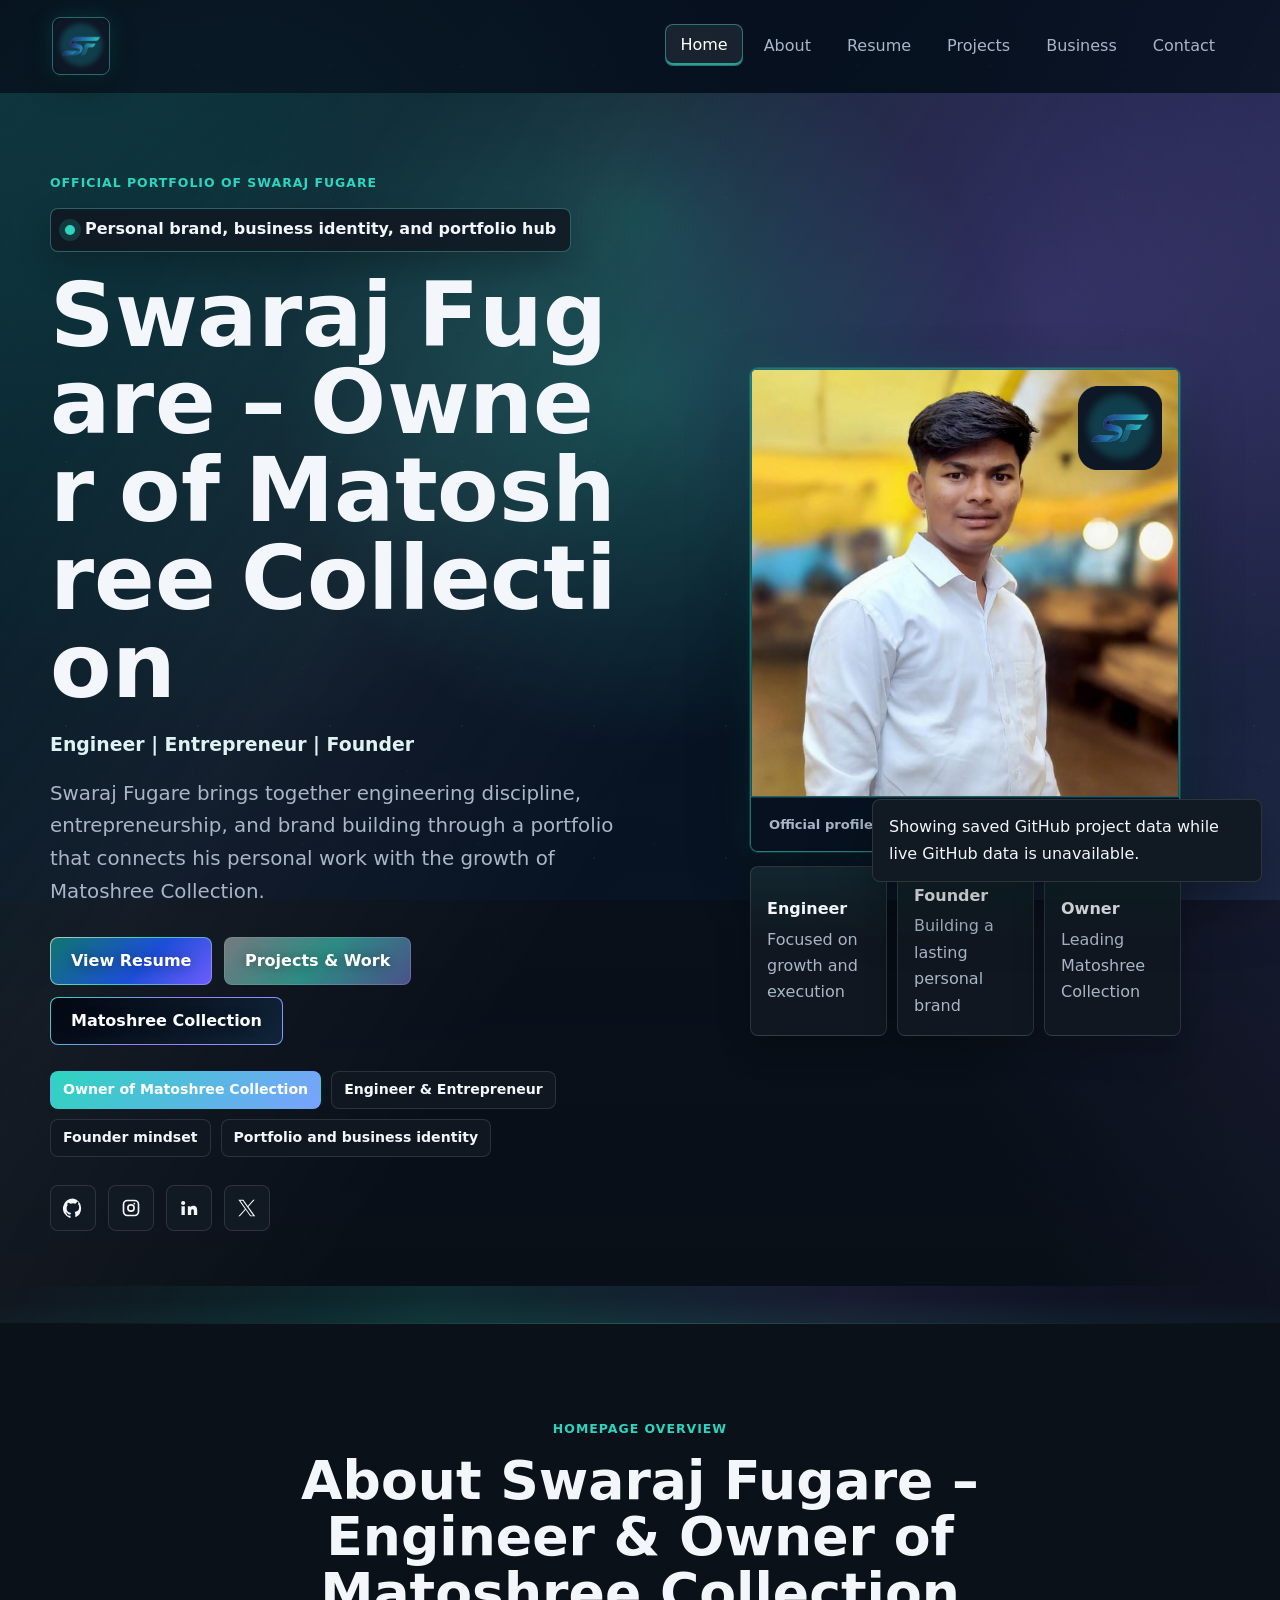
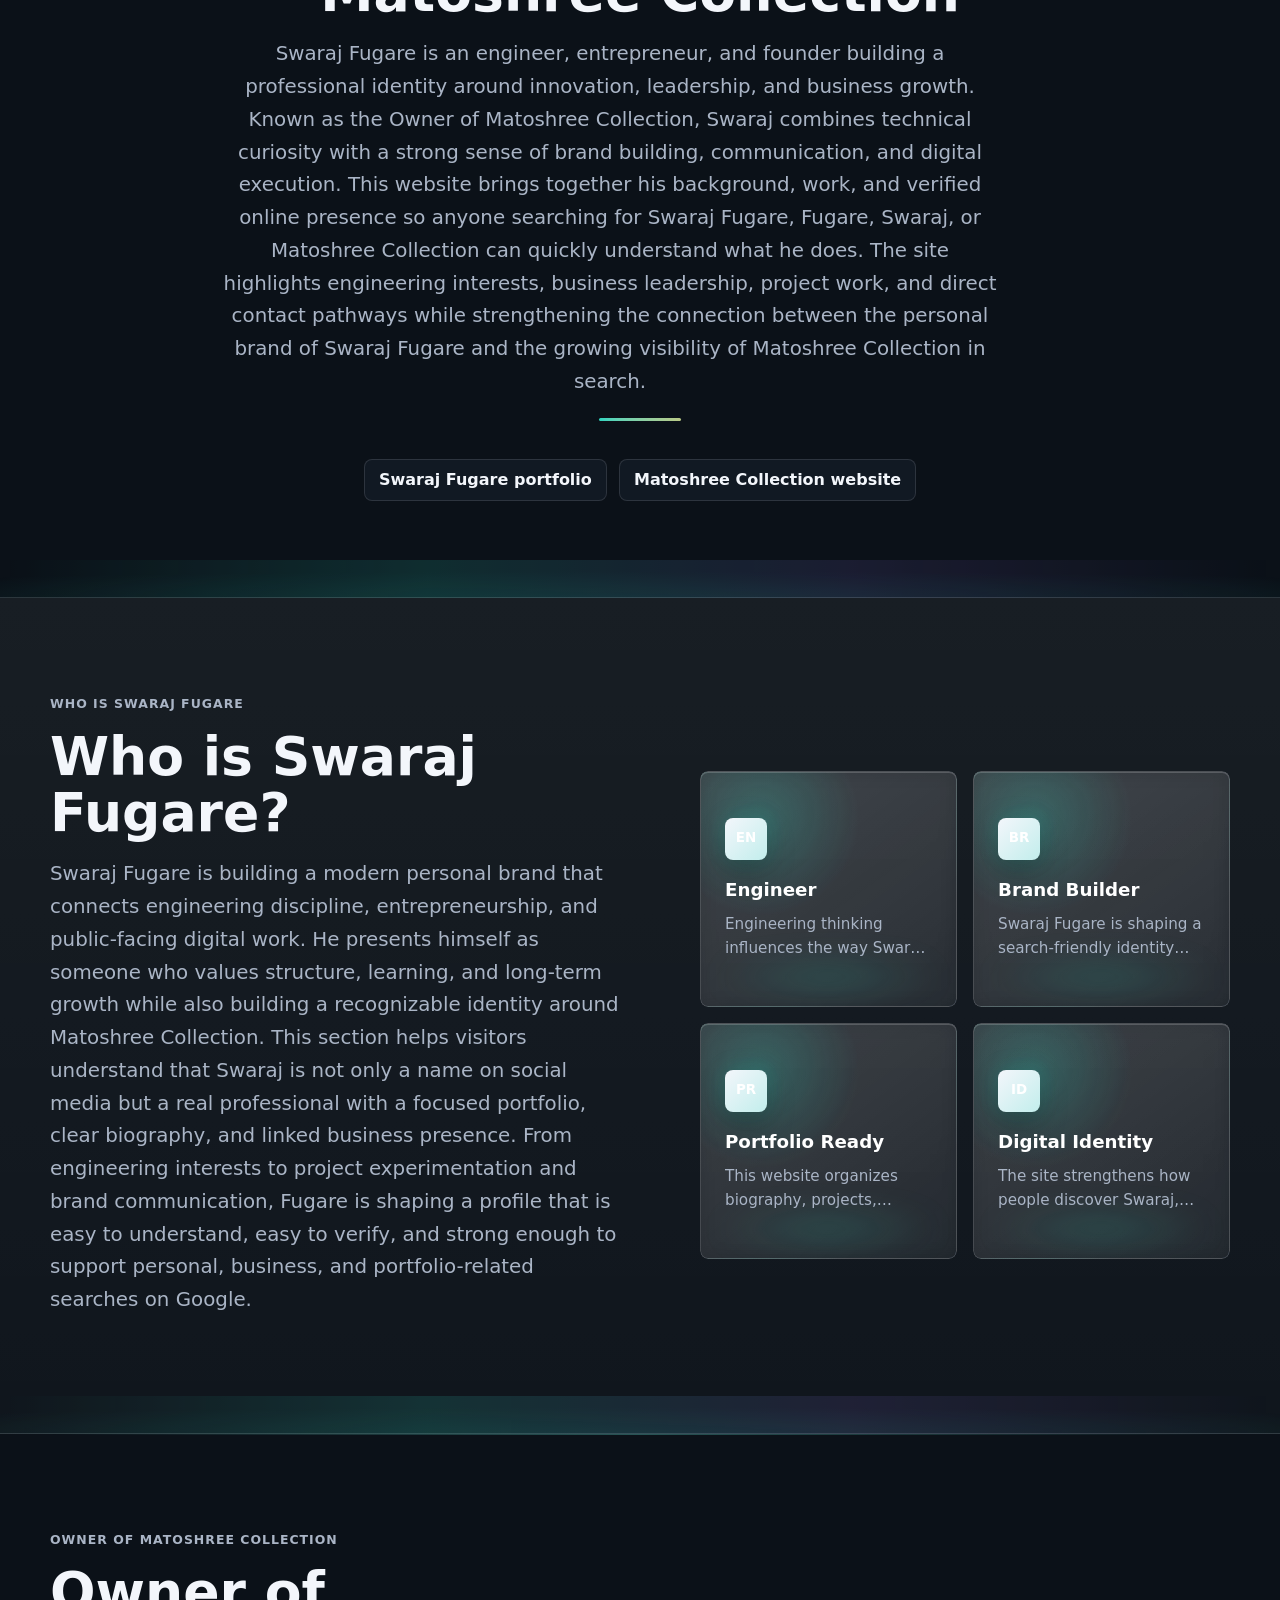
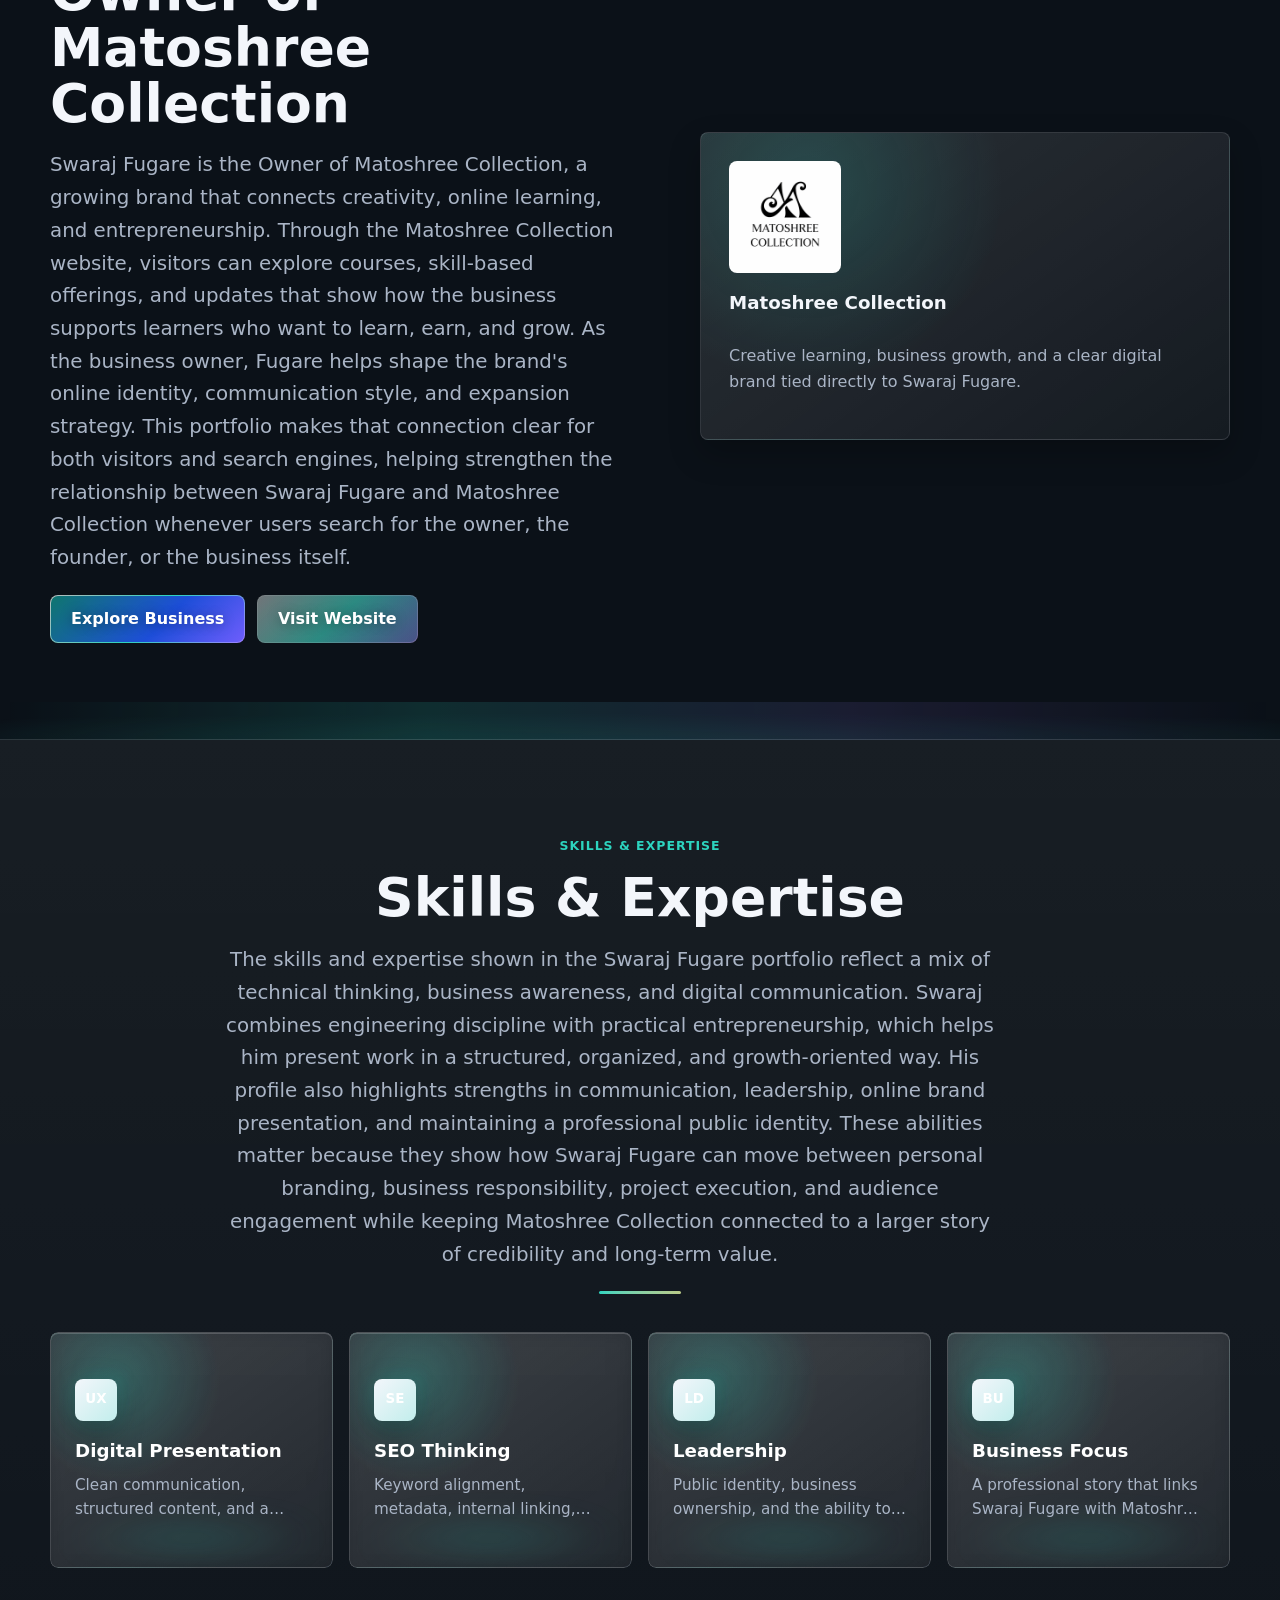
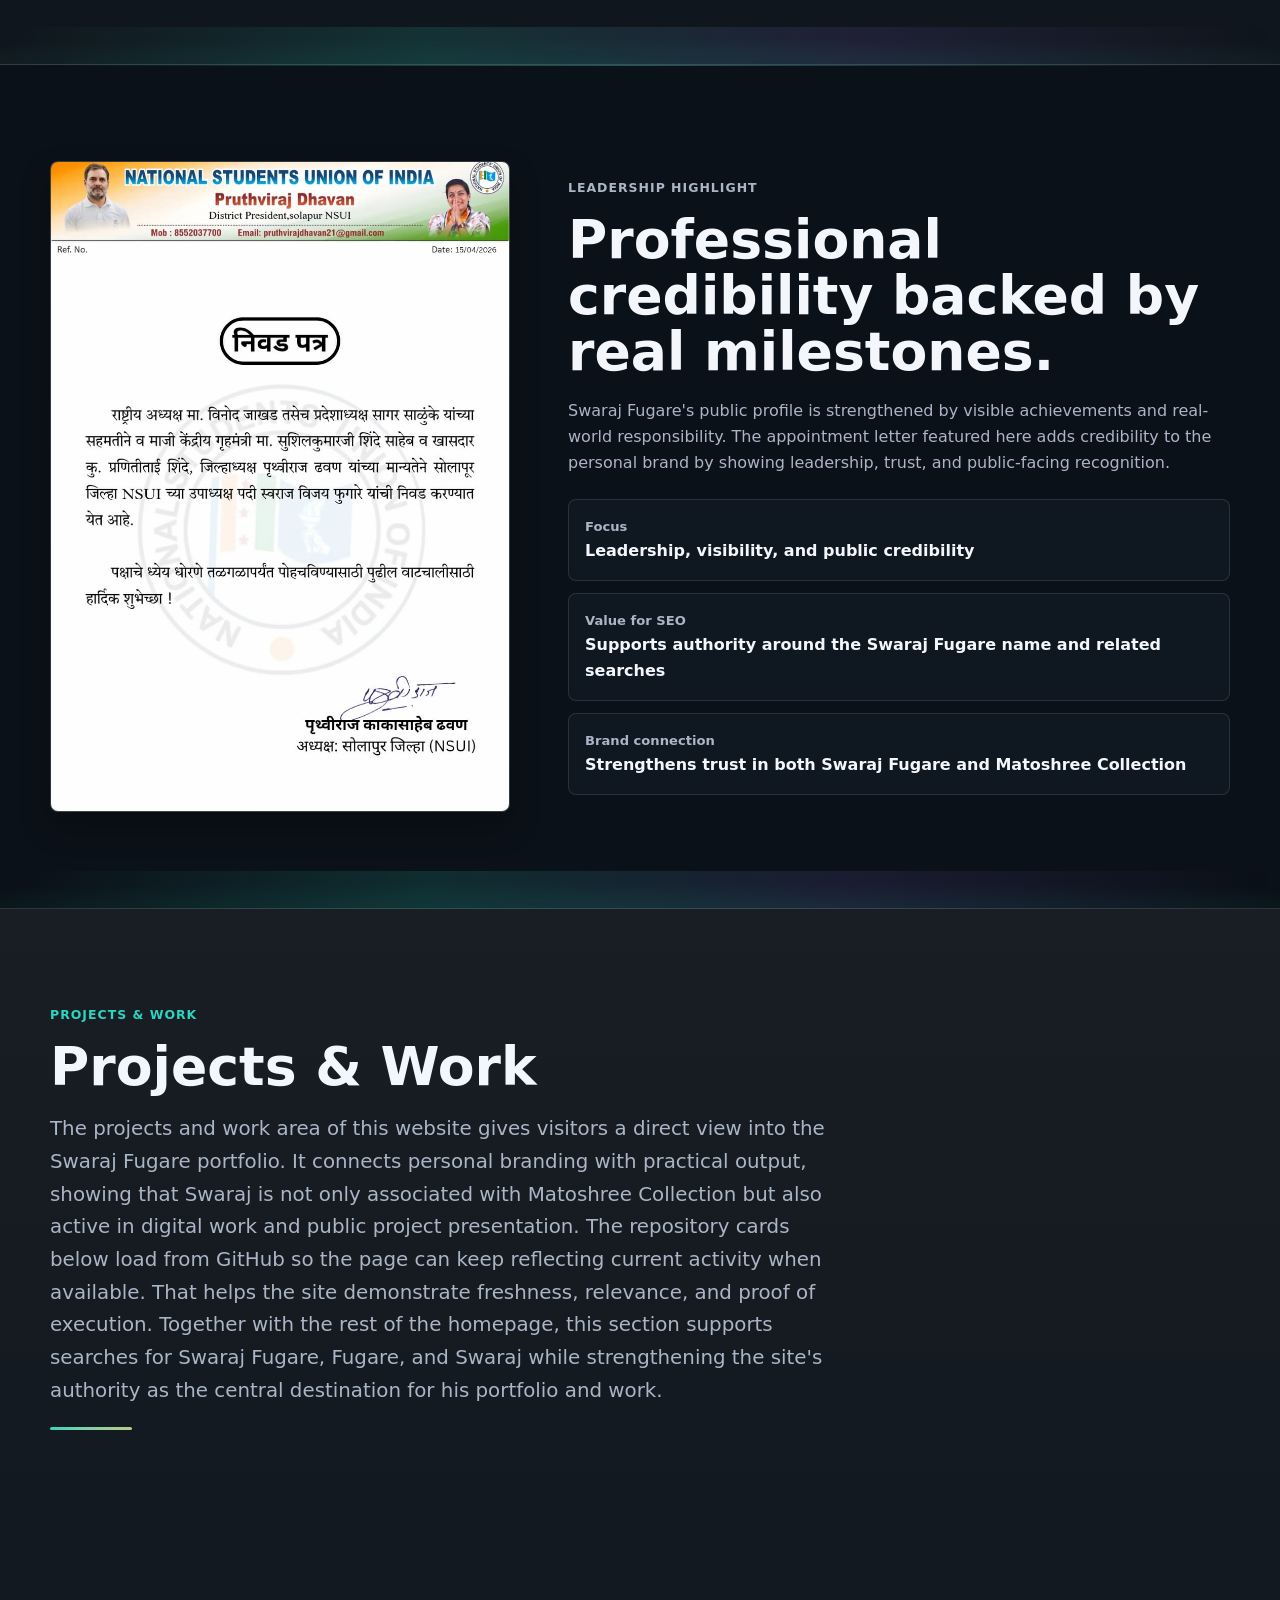
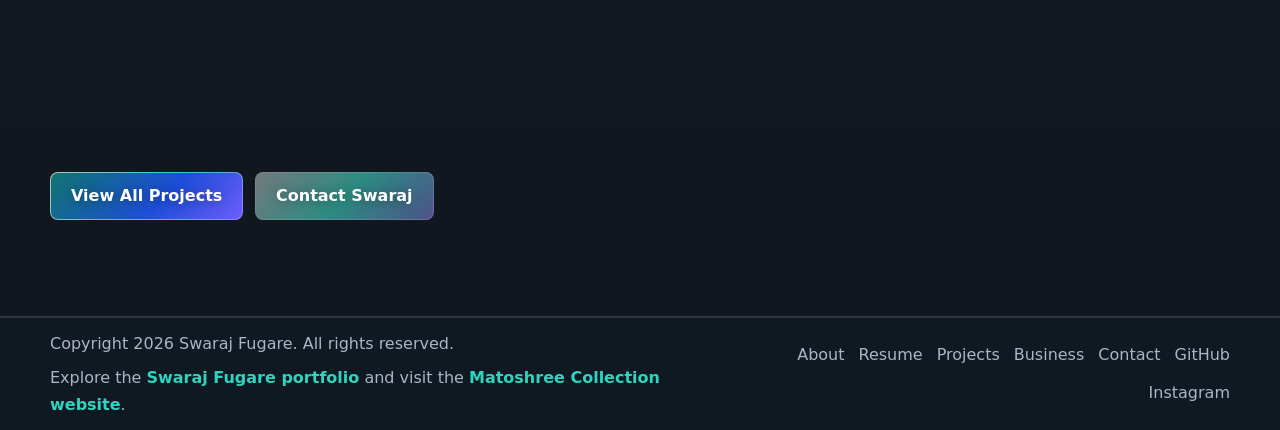
<file: index.html>
<!DOCTYPE html>
<html lang="en-IN">
  <head>
    <meta charset="UTF-8" />
    <meta name="viewport" content="width=device-width, initial-scale=1.0" />
    <title>Swaraj Fugare | Owner of Matoshree Collection</title>
    <meta
      name="description"
      content="Discover Swaraj Fugare, Owner of Matoshree Collection, Engineer, Entrepreneur, and Founder. Explore the Swaraj Fugare portfolio, skills, projects, business journey, and contact details."
    />
    <meta
      name="keywords"
      content="Swaraj Fugare, Owner of Matoshree Collection, Fugare, Swaraj, Matoshree Collection, Swaraj Fugare portfolio, Engineer, Entrepreneur"
    />
    <meta name="author" content="Swaraj Fugare" />
    <meta name="robots" content="index, follow, max-image-preview:large, max-snippet:-1, max-video-preview:-1" />
    <meta name="theme-color" content="#0f766e" />
    <link rel="canonical" href="https://portfolio.matoshreecollection.in/" />

    <meta property="og:type" content="website" />
    <meta property="og:site_name" content="Swaraj Fugare" />
    <meta property="og:title" content="Swaraj Fugare | Owner of Matoshree Collection" />
    <meta
      property="og:description"
      content="Official portfolio of Swaraj Fugare – Engineer & Entrepreneur"
    />
    <meta property="og:url" content="https://portfolio.matoshreecollection.in/" />
    <meta
      property="og:image"
      content="https://portfolio.matoshreecollection.in/assets/swaraj-fugare-official-portrait-2026.jpg"
    />
    <meta property="og:image:width" content="706" />
    <meta property="og:image:height" content="1261" />
    <meta property="og:image:alt" content="Swaraj Fugare official portrait" />
    <meta name="twitter:card" content="summary_large_image" />
    <meta name="twitter:title" content="Swaraj Fugare | Owner of Matoshree Collection" />
    <meta
      name="twitter:description"
      content="Official portfolio of Swaraj Fugare – Engineer & Entrepreneur"
    />
    <meta
      name="twitter:image"
      content="https://portfolio.matoshreecollection.in/assets/swaraj-fugare-official-portrait-2026.jpg"
    />
    <meta name="twitter:image:alt" content="Swaraj Fugare official portrait" />

    <link rel="icon" href="/assets/favicon.svg" type="image/svg+xml" />
    <link rel="icon" href="/assets/favicon.png" type="image/png" sizes="32x32" />
    <link rel="apple-touch-icon" href="/assets/apple-touch-icon.png" />
    <link rel="preload" as="image" href="/assets/swaraj-fugare-official-portrait-2026.jpg" />
    <link rel="stylesheet" href="/style.css" />
    <script type="application/ld+json">
      {
        "@context": "https://schema.org",
        "@graph": [
          {
            "@type": "Person",
            "@id": "https://portfolio.matoshreecollection.in/#person",
            "name": "Swaraj Fugare",
            "url": "https://portfolio.matoshreecollection.in/",
            "image": "https://portfolio.matoshreecollection.in/assets/swaraj-fugare-official-portrait-2026.jpg",
            "jobTitle": ["Engineer", "Entrepreneur", "Founder"],
            "description": "Swaraj Fugare is an engineer, entrepreneur, founder, and Owner of Matoshree Collection.",
            "sameAs": [
              "https://www.instagram.com/swaraj.fugare_23",
              "https://www.linkedin.com/in/swaraj-fugare-87a934394/",
              "https://github.com/swarajfugare"
            ],
            "worksFor": {
              "@id": "https://portfolio.matoshreecollection.in/#organization"
            },
            "owns": {
              "@id": "https://portfolio.matoshreecollection.in/#organization"
            }
          },
          {
            "@type": "Organization",
            "@id": "https://portfolio.matoshreecollection.in/#organization",
            "name": "Matoshree Collection",
            "url": "https://matoshreecollection.in",
            "logo": "https://portfolio.matoshreecollection.in/assets/logo-mark-card.png",
            "description": "Matoshree Collection is a creative learning and business brand led by Swaraj Fugare.",
            "founder": {
              "@id": "https://portfolio.matoshreecollection.in/#person"
            },
            "sameAs": ["https://matoshreecollection.in"]
          },
          {
            "@type": "ImageObject",
            "@id": "https://portfolio.matoshreecollection.in/assets/swaraj-fugare-official-portrait-2026.jpg#image",
            "url": "https://portfolio.matoshreecollection.in/assets/swaraj-fugare-official-portrait-2026.jpg",
            "contentUrl": "https://portfolio.matoshreecollection.in/assets/swaraj-fugare-official-portrait-2026.jpg",
            "caption": "Swaraj Fugare official portrait",
            "width": 706,
            "height": 1261,
            "representativeOfPage": true,
            "about": {
              "@id": "https://portfolio.matoshreecollection.in/#person"
            }
          },
          {
            "@type": "WebSite",
            "@id": "https://portfolio.matoshreecollection.in/#website",
            "url": "https://portfolio.matoshreecollection.in/",
            "name": "Swaraj Fugare",
            "publisher": {
              "@id": "https://portfolio.matoshreecollection.in/#person"
            }
          }
        ]
      }
    </script>
  </head>
  <body>
    <a class="skip-link" href="#main">Skip to content</a>
    <header class="site-header">
      <nav class="nav container" aria-label="Primary navigation">
        <a class="brand" href="/" aria-label="Swaraj Fugare home">
          <img class="brand-logo" src="/assets/logo-mark-card.png" width="512" height="512" alt="SF logo" loading="lazy" decoding="async" />
        </a>
        <button class="nav-toggle" type="button" aria-label="Open navigation" aria-expanded="false">
          <span></span><span></span><span></span>
        </button>
        <div class="nav-panel">
          <a class="is-active" href="/" aria-current="page">Home</a>
          <a href="/about/">About</a>
          <a href="/resume/">Resume</a>
          <a href="/projects/">Projects</a>
          <a href="/matoshree-collection/">Business</a>
          <a href="/contact/">Contact</a>
        </div>
      </nav>
    </header>

    <main id="main">
      <section class="hero">
        <div class="container hero-grid">
          <div class="hero-copy reveal">
            <p class="page-kicker">Official portfolio of Swaraj Fugare</p>
            <div class="status-ribbon"><span aria-hidden="true"></span> Personal brand, business identity, and portfolio hub</div>
            <h1>Swaraj Fugare &ndash; Owner of Matoshree Collection</h1>
            <p class="hero-subtitle">Engineer | Entrepreneur | Founder</p>
            <p class="lead">
              Swaraj Fugare brings together engineering discipline, entrepreneurship, and brand building through a portfolio that connects his personal work with the growth of Matoshree Collection.
            </p>
            <div class="btn-row">
              <a class="btn btn-primary" href="/resume/">View Resume</a>
              <a class="btn btn-secondary" href="/projects/">Projects &amp; Work</a>
              <a class="btn btn-dark" href="/matoshree-collection/">Matoshree Collection</a>
            </div>
            <div class="badge-row" aria-label="Swaraj Fugare highlights">
              <span class="badge badge-strong">Owner of Matoshree Collection</span>
              <span class="badge">Engineer &amp; Entrepreneur</span>
              <span class="badge">Founder mindset</span>
              <span class="badge">Portfolio and business identity</span>
            </div>
            <div class="social-row" aria-label="Social links">
              <a href="https://github.com/swarajfugare" target="_blank" rel="noopener noreferrer" aria-label="GitHub profile"><svg viewBox="0 0 24 24" aria-hidden="true"><path d="M12 .5A12 12 0 0 0 8.2 23.9c.6.1.82-.26.82-.58v-2.1c-3.34.73-4.04-1.42-4.04-1.42-.55-1.4-1.34-1.77-1.34-1.77-1.1-.75.08-.74.08-.74 1.2.09 1.84 1.24 1.84 1.24 1.08 1.84 2.82 1.3 3.5 1 .11-.78.42-1.3.76-1.6-2.66-.3-5.46-1.34-5.46-5.94 0-1.31.47-2.38 1.24-3.22-.12-.3-.54-1.53.12-3.18 0 0 1-.32 3.3 1.23a11.46 11.46 0 0 1 6 0C17.02 4.36 18.02 4.3 18.02 4.3c.66 1.65.24 2.88.12 3.18.77.84 1.24 1.9 1.24 3.22 0 4.62-2.8 5.63-5.48 5.93.43.37.82 1.1.82 2.22v3.29c0 .32.22.7.83.58A12 12 0 0 0 12 .5Z"/></svg></a>
              <a href="https://www.instagram.com/swaraj.fugare_23" target="_blank" rel="noopener noreferrer" aria-label="Instagram profile"><svg viewBox="0 0 24 24" aria-hidden="true"><path d="M7.75 2h8.5A5.76 5.76 0 0 1 22 7.75v8.5A5.76 5.76 0 0 1 16.25 22h-8.5A5.76 5.76 0 0 1 2 16.25v-8.5A5.76 5.76 0 0 1 7.75 2Zm0 2A3.75 3.75 0 0 0 4 7.75v8.5A3.75 3.75 0 0 0 7.75 20h8.5A3.75 3.75 0 0 0 20 16.25v-8.5A3.75 3.75 0 0 0 16.25 4h-8.5ZM12 7.25A4.75 4.75 0 1 1 12 16.75 4.75 4.75 0 0 1 12 7.25Zm0 2A2.75 2.75 0 1 0 12 14.75 2.75 2.75 0 0 0 12 9.25Zm5.1-2.6a1.1 1.1 0 1 1-2.2 0 1.1 1.1 0 0 1 2.2 0Z"/></svg></a>
              <a href="https://www.linkedin.com/in/swaraj-fugare-87a934394/" target="_blank" rel="noopener noreferrer" aria-label="LinkedIn profile"><svg viewBox="0 0 24 24" aria-hidden="true"><path d="M4.98 3.5a2.5 2.5 0 1 1 0 5.001 2.5 2.5 0 0 1 0-5ZM3 9.75h4v10.75H3V9.75Zm6.25 0h3.84v1.47h.05c.54-.97 1.86-1.99 3.83-1.99 4.1 0 4.86 2.7 4.86 6.21v5.06h-4v-4.49c0-1.07-.02-2.45-1.49-2.45-1.5 0-1.73 1.17-1.73 2.38v4.56h-4V9.75Z"/></svg></a>
              <a href="https://x.com/fugare6639" target="_blank" rel="noopener noreferrer" aria-label="X profile"><svg viewBox="0 0 24 24" aria-hidden="true"><path d="M13.7 10.62 21.23 2h-1.79l-6.54 7.48L7.68 2H1.66l7.9 11.3L1.66 22h1.79l6.91-7.9L15.88 22h6.02l-8.2-11.38Zm-2.45 2.8-.8-1.13L4.08 3.32h2.74l5.13 7.23.8 1.13 6.68 9.42h-2.74l-5.44-7.68Z"/></svg></a>
            </div>
          </div>
          <div class="portrait-stage reveal">
            <div class="profile-card">
              <div class="profile-card__media">
                <img
                  class="profile-photo"
                  src="/assets/swaraj-fugare-official-portrait-2026.jpg"
                  width="706"
                  height="1261"
                  alt="Swaraj Fugare, Owner of Matoshree Collection, official portrait"
                  loading="lazy"
                  decoding="async"
                />
                <img class="profile-mark" src="/assets/logo-mark-card.png" width="512" height="512" alt="" loading="lazy" decoding="async" />
              </div>
              <div class="profile-card__meta">
                <span>Official profile image</span>
                <strong>Swaraj Fugare portfolio</strong>
              </div>
            </div>
            <div class="quick-stats">
              <div class="stat"><strong>Engineer</strong><span>Focused on growth and execution</span></div>
              <div class="stat"><strong>Founder</strong><span>Building a lasting personal brand</span></div>
              <div class="stat"><strong>Owner</strong><span>Leading Matoshree Collection</span></div>
            </div>
          </div>
        </div>
      </section>

      <section class="section" id="about-swaraj">
        <div class="container">
          <div class="section-head centered reveal">
            <p class="eyebrow">Homepage overview</p>
            <h2>About Swaraj Fugare &ndash; Engineer &amp; Owner of Matoshree Collection</h2>
            <p class="section-copy">
              Swaraj Fugare is an engineer, entrepreneur, and founder building a professional identity around innovation, leadership, and business growth. Known as the Owner of Matoshree Collection, Swaraj combines technical curiosity with a strong sense of brand building, communication, and digital execution. This website brings together his background, work, and verified online presence so anyone searching for Swaraj Fugare, Fugare, Swaraj, or Matoshree Collection can quickly understand what he does. The site highlights engineering interests, business leadership, project work, and direct contact pathways while strengthening the connection between the personal brand of Swaraj Fugare and the growing visibility of Matoshree Collection in search.
            </p>
          </div>
          <div class="link-pills reveal" aria-label="Internal links">
            <a class="pill-link" href="/projects/">Swaraj Fugare portfolio</a>
            <a class="pill-link" href="https://matoshreecollection.in" target="_blank" rel="noopener noreferrer">Matoshree Collection website</a>
          </div>
        </div>
      </section>

      <section class="section feature-band" id="who-is-swaraj-fugare">
        <div class="container split-grid">
          <div class="story-block reveal">
            <p class="eyebrow">Who is Swaraj Fugare</p>
            <h2>Who is Swaraj Fugare?</h2>
            <p class="section-copy">
              Swaraj Fugare is building a modern personal brand that connects engineering discipline, entrepreneurship, and public-facing digital work. He presents himself as someone who values structure, learning, and long-term growth while also building a recognizable identity around Matoshree Collection. This section helps visitors understand that Swaraj is not only a name on social media but a real professional with a focused portfolio, clear biography, and linked business presence. From engineering interests to project experimentation and brand communication, Fugare is shaping a profile that is easy to understand, easy to verify, and strong enough to support personal, business, and portfolio-related searches on Google.
            </p>
          </div>
          <div class="grid-2">
            <article class="card reveal"><span class="icon-pill">EN</span><h3>Engineer</h3><p>Engineering thinking influences the way Swaraj plans, communicates, and approaches long-term work.</p></article>
            <article class="card reveal"><span class="icon-pill">BR</span><h3>Brand Builder</h3><p>Swaraj Fugare is shaping a search-friendly identity that connects his name with trusted public profiles.</p></article>
            <article class="card reveal"><span class="icon-pill">PR</span><h3>Portfolio Ready</h3><p>This website organizes biography, projects, business context, and contact paths in one clear experience.</p></article>
            <article class="card reveal"><span class="icon-pill">ID</span><h3>Digital Identity</h3><p>The site strengthens how people discover Swaraj, Fugare, and Matoshree Collection online.</p></article>
          </div>
        </div>
      </section>

      <section class="section" id="owner-of-matoshree-collection">
        <div class="container split-grid">
          <div class="story-block reveal">
            <p class="eyebrow">Owner of Matoshree Collection</p>
            <h2>Owner of Matoshree Collection</h2>
            <p class="section-copy">
              Swaraj Fugare is the Owner of Matoshree Collection, a growing brand that connects creativity, online learning, and entrepreneurship. Through the Matoshree Collection website, visitors can explore courses, skill-based offerings, and updates that show how the business supports learners who want to learn, earn, and grow. As the business owner, Fugare helps shape the brand's online identity, communication style, and expansion strategy. This portfolio makes that connection clear for both visitors and search engines, helping strengthen the relationship between Swaraj Fugare and Matoshree Collection whenever users search for the owner, the founder, or the business itself.
            </p>
            <div class="btn-row">
              <a class="btn btn-primary" href="/matoshree-collection/">Explore Business</a>
              <a class="btn btn-secondary" href="https://matoshreecollection.in" target="_blank" rel="noopener noreferrer">Visit Website</a>
            </div>
          </div>
          <article class="business-hero-card reveal">
            <img
              class="business-logo"
              src="/assets/matoshree-collection-logo.png"
              width="1024"
              height="1024"
              alt="Matoshree Collection logo featured on the Swaraj Fugare portfolio"
              loading="lazy"
              decoding="async"
            />
            <h3>Matoshree Collection</h3>
            <p>Creative learning, business growth, and a clear digital brand tied directly to Swaraj Fugare.</p>
          </article>
        </div>
      </section>

      <section class="section feature-band" id="skills-and-expertise">
        <div class="container">
          <div class="section-head centered reveal">
            <p class="eyebrow">Skills &amp; Expertise</p>
            <h2>Skills &amp; Expertise</h2>
            <p class="section-copy">
              The skills and expertise shown in the Swaraj Fugare portfolio reflect a mix of technical thinking, business awareness, and digital communication. Swaraj combines engineering discipline with practical entrepreneurship, which helps him present work in a structured, organized, and growth-oriented way. His profile also highlights strengths in communication, leadership, online brand presentation, and maintaining a professional public identity. These abilities matter because they show how Swaraj Fugare can move between personal branding, business responsibility, project execution, and audience engagement while keeping Matoshree Collection connected to a larger story of credibility and long-term value.
            </p>
          </div>
          <div class="grid-4">
            <article class="card reveal"><span class="icon-pill">UX</span><h3>Digital Presentation</h3><p>Clean communication, structured content, and a portfolio built for clarity across devices.</p></article>
            <article class="card reveal"><span class="icon-pill">SE</span><h3>SEO Thinking</h3><p>Keyword alignment, metadata, internal linking, and technical structure that support discoverability.</p></article>
            <article class="card reveal"><span class="icon-pill">LD</span><h3>Leadership</h3><p>Public identity, business ownership, and the ability to represent work with confidence.</p></article>
            <article class="card reveal"><span class="icon-pill">BU</span><h3>Business Focus</h3><p>A professional story that links Swaraj Fugare with Matoshree Collection in a meaningful way.</p></article>
          </div>
        </div>
      </section>

      <section class="section" id="leadership-proof">
        <div class="container proof-grid">
          <div class="letter-card reveal">
            <img
              src="/assets/nsui-vice-president-appointment-letter-2026.jpg"
              width="904"
              height="1280"
              alt="Appointment letter highlighting Swaraj Fugare in a leadership role"
              loading="lazy"
              decoding="async"
            />
          </div>
          <div class="story-block reveal">
            <p class="eyebrow">Leadership highlight</p>
            <h2>Professional credibility backed by real milestones.</h2>
            <p>
              Swaraj Fugare's public profile is strengthened by visible achievements and real-world responsibility. The appointment letter featured here adds credibility to the personal brand by showing leadership, trust, and public-facing recognition.
            </p>
            <div class="proof-list">
              <div><span>Focus</span><strong>Leadership, visibility, and public credibility</strong></div>
              <div><span>Value for SEO</span><strong>Supports authority around the Swaraj Fugare name and related searches</strong></div>
              <div><span>Brand connection</span><strong>Strengthens trust in both Swaraj Fugare and Matoshree Collection</strong></div>
            </div>
          </div>
        </div>
      </section>

      <section class="section feature-band" id="projects-and-work">
        <div class="container">
          <div class="section-head reveal">
            <p class="eyebrow">Projects &amp; Work</p>
            <h2>Projects &amp; Work</h2>
            <p class="section-copy">
              The projects and work area of this website gives visitors a direct view into the Swaraj Fugare portfolio. It connects personal branding with practical output, showing that Swaraj is not only associated with Matoshree Collection but also active in digital work and public project presentation. The repository cards below load from GitHub so the page can keep reflecting current activity when available. That helps the site demonstrate freshness, relevance, and proof of execution. Together with the rest of the homepage, this section supports searches for Swaraj Fugare, Fugare, and Swaraj while strengthening the site's authority as the central destination for his portfolio and work.
            </p>
          </div>
          <div class="project-grid" data-github-preview></div>
          <div class="btn-row section-action">
            <a class="btn btn-primary" href="/projects/">View All Projects</a>
            <a class="btn btn-secondary" href="/contact/">Contact Swaraj</a>
          </div>
        </div>
      </section>
    </main>

    <footer class="site-footer">
      <div class="container footer-inner">
        <div class="footer-copy">
          <p>Copyright <span id="year">2026</span> Swaraj Fugare. All rights reserved.</p>
          <p class="footer-note">
            Explore the <a href="/projects/">Swaraj Fugare portfolio</a> and visit the
            <a href="https://matoshreecollection.in" target="_blank" rel="noopener noreferrer">Matoshree Collection website</a>.
          </p>
        </div>
        <div class="footer-links">
          <a href="/about/">About</a>
          <a href="/resume/">Resume</a>
          <a href="/projects/">Projects</a>
          <a href="/matoshree-collection/">Business</a>
          <a href="/contact/">Contact</a>
          <a href="https://github.com/swarajfugare" target="_blank" rel="noopener noreferrer">GitHub</a>
          <a href="https://www.instagram.com/swaraj.fugare_23" target="_blank" rel="noopener noreferrer">Instagram</a>
        </div>
      </div>
    </footer>
    <div class="toast" role="status" aria-live="polite"></div>
    <script src="/script.min.js" defer></script>
  </body>
</html>
</file>
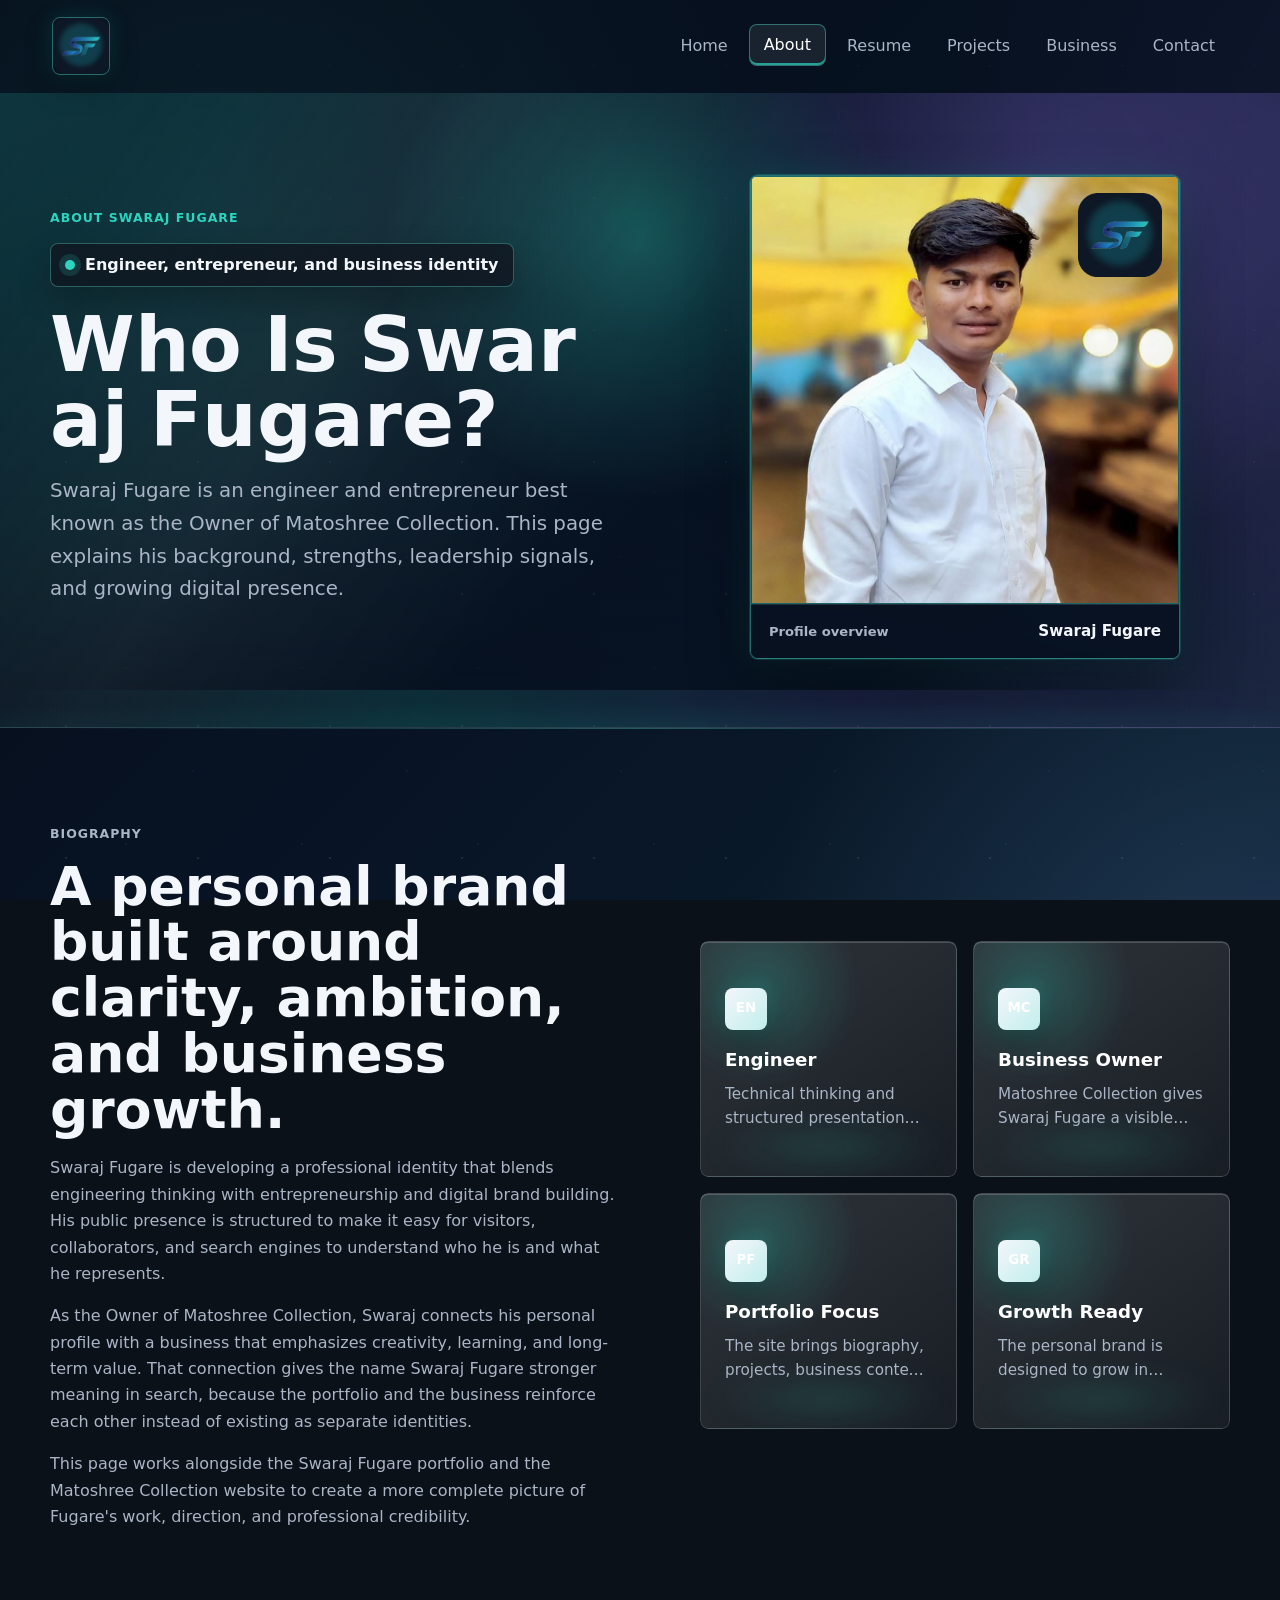
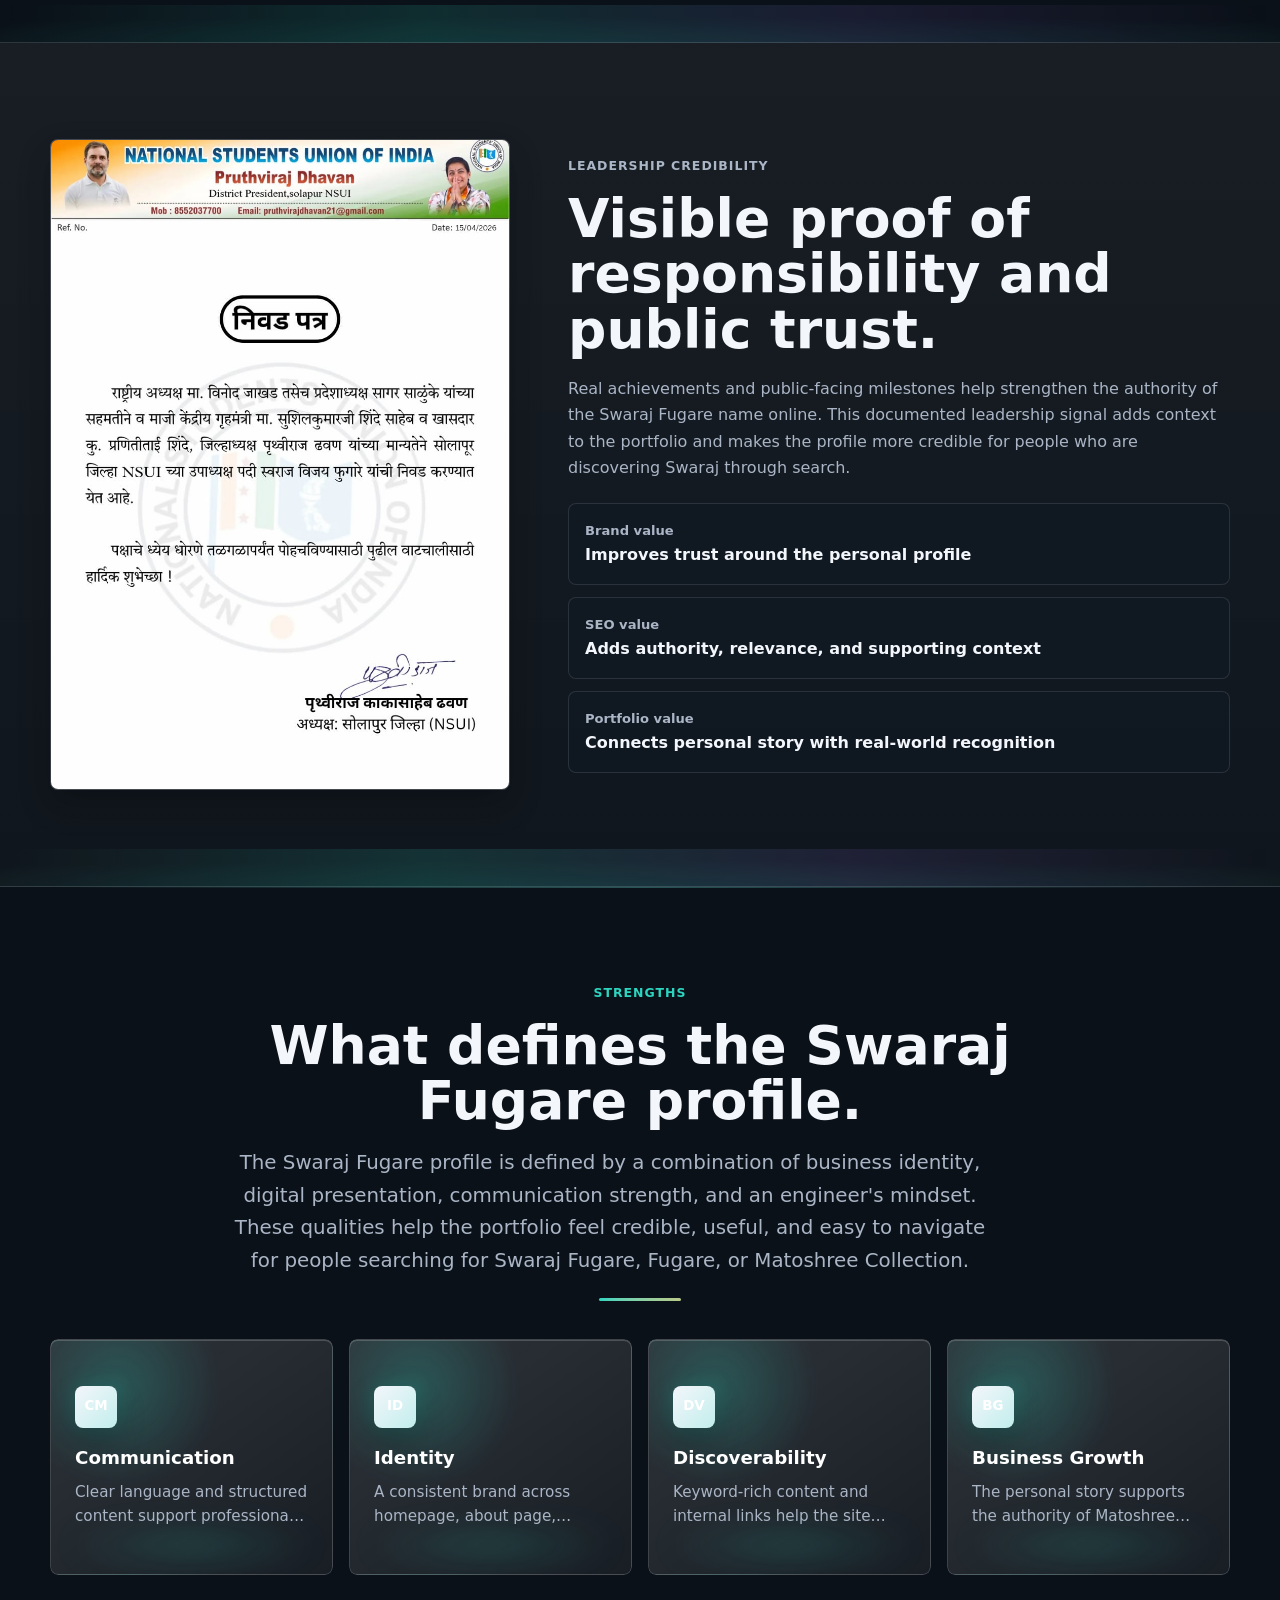
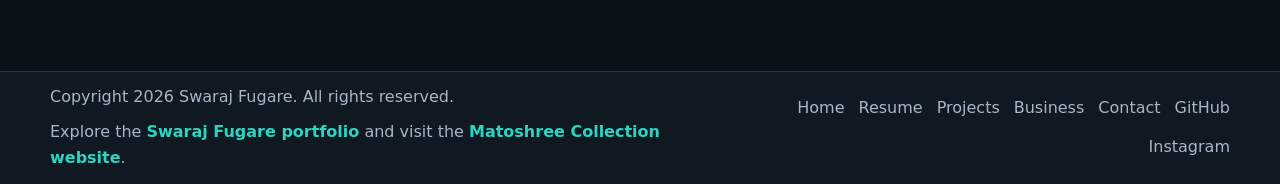
<file: about/index.html>
<!DOCTYPE html>
<html lang="en-IN">
  <head>
    <meta charset="UTF-8" />
    <meta name="viewport" content="width=device-width, initial-scale=1.0" />
    <title>Who Is Swaraj Fugare | Owner of Matoshree Collection</title>
    <meta
      name="description"
      content="Learn who Swaraj Fugare is, explore his background as an Engineer and Entrepreneur, and see how he is connected as the Owner of Matoshree Collection."
    />
    <meta
      name="keywords"
      content="Who is Swaraj Fugare, Swaraj Fugare, Owner of Matoshree Collection, Fugare, Swaraj, Matoshree Collection"
    />
    <meta name="author" content="Swaraj Fugare" />
    <meta name="robots" content="index, follow, max-image-preview:large" />
    <meta name="theme-color" content="#0f766e" />
    <link rel="canonical" href="https://portfolio.matoshreecollection.in/about/" />

    <meta property="og:type" content="article" />
    <meta property="og:site_name" content="Swaraj Fugare" />
    <meta property="og:title" content="Who Is Swaraj Fugare | Owner of Matoshree Collection" />
    <meta
      property="og:description"
      content="Read the biography, strengths, and business context behind Swaraj Fugare and Matoshree Collection."
    />
    <meta property="og:url" content="https://portfolio.matoshreecollection.in/about/" />
    <meta
      property="og:image"
      content="https://portfolio.matoshreecollection.in/assets/swaraj-fugare-official-portrait-2026.jpg"
    />
    <meta property="og:image:width" content="706" />
    <meta property="og:image:height" content="1261" />
    <meta property="og:image:alt" content="Swaraj Fugare official portrait" />
    <meta name="twitter:card" content="summary_large_image" />
    <meta name="twitter:image" content="https://portfolio.matoshreecollection.in/assets/swaraj-fugare-official-portrait-2026.jpg" />
    <meta name="twitter:image:alt" content="Swaraj Fugare official portrait" />

    <link rel="icon" href="/assets/favicon.svg" type="image/svg+xml" />
    <link rel="icon" href="/assets/favicon.png" type="image/png" sizes="32x32" />
    <link rel="apple-touch-icon" href="/assets/apple-touch-icon.png" />
    <link rel="stylesheet" href="/style.css" />
  </head>
  <body>
    <a class="skip-link" href="#main">Skip to content</a>
    <header class="site-header">
      <nav class="nav container" aria-label="Primary navigation">
        <a class="brand" href="/" aria-label="Swaraj Fugare home">
          <img class="brand-logo" src="/assets/logo-mark-card.png" width="512" height="512" alt="SF logo" loading="lazy" decoding="async" />
        </a>
        <button class="nav-toggle" type="button" aria-label="Open navigation" aria-expanded="false">
          <span></span><span></span><span></span>
        </button>
        <div class="nav-panel">
          <a href="/">Home</a>
          <a class="is-active" href="/about/" aria-current="page">About</a>
          <a href="/resume/">Resume</a>
          <a href="/projects/">Projects</a>
          <a href="/matoshree-collection/">Business</a>
          <a href="/contact/">Contact</a>
        </div>
      </nav>
    </header>

    <main id="main">
      <section class="page-hero">
        <div class="container split-grid">
          <div class="reveal">
            <p class="page-kicker">About Swaraj Fugare</p>
            <div class="status-ribbon"><span aria-hidden="true"></span> Engineer, entrepreneur, and business identity</div>
            <h1>Who Is Swaraj Fugare?</h1>
            <p class="lead">
              Swaraj Fugare is an engineer and entrepreneur best known as the Owner of Matoshree Collection. This page explains his background, strengths, leadership signals, and growing digital presence.
            </p>
          </div>
          <div class="portrait-stage reveal">
            <div class="profile-card">
              <div class="profile-card__media">
                <img
                  class="profile-photo"
                  src="/assets/swaraj-fugare-official-portrait-2026.jpg"
                  width="706"
                  height="1261"
                  alt="Swaraj Fugare official portrait on the about page"
                  loading="lazy"
                  decoding="async"
                />
                <img class="profile-mark" src="/assets/logo-mark-card.png" width="512" height="512" alt="" loading="lazy" decoding="async" />
              </div>
              <div class="profile-card__meta">
                <span>Profile overview</span>
                <strong>Swaraj Fugare</strong>
              </div>
            </div>
          </div>
        </div>
      </section>

      <section class="section">
        <div class="container split-grid">
          <div class="story-block reveal">
            <p class="eyebrow">Biography</p>
            <h2>A personal brand built around clarity, ambition, and business growth.</h2>
            <p>
              Swaraj Fugare is developing a professional identity that blends engineering thinking with entrepreneurship and digital brand building. His public presence is structured to make it easy for visitors, collaborators, and search engines to understand who he is and what he represents.
            </p>
            <p>
              As the Owner of Matoshree Collection, Swaraj connects his personal profile with a business that emphasizes creativity, learning, and long-term value. That connection gives the name Swaraj Fugare stronger meaning in search, because the portfolio and the business reinforce each other instead of existing as separate identities.
            </p>
            <p>
              This page works alongside the <a href="/projects/">Swaraj Fugare portfolio</a> and the
              <a href="https://matoshreecollection.in" target="_blank" rel="noopener noreferrer">Matoshree Collection website</a> to create a more complete picture of Fugare's work, direction, and professional credibility.
            </p>
          </div>
          <div class="grid-2">
            <article class="card reveal"><span class="icon-pill">EN</span><h3>Engineer</h3><p>Technical thinking and structured presentation help define how Swaraj communicates online.</p></article>
            <article class="card reveal"><span class="icon-pill">MC</span><h3>Business Owner</h3><p>Matoshree Collection gives Swaraj Fugare a visible and searchable entrepreneurial role.</p></article>
            <article class="card reveal"><span class="icon-pill">PF</span><h3>Portfolio Focus</h3><p>The site brings biography, projects, business context, and contact information into one hub.</p></article>
            <article class="card reveal"><span class="icon-pill">GR</span><h3>Growth Ready</h3><p>The personal brand is designed to grow in authority as work, mentions, and links increase.</p></article>
          </div>
        </div>
      </section>

      <section class="section feature-band">
        <div class="container proof-grid">
          <div class="letter-card reveal">
            <img
              src="/assets/nsui-vice-president-appointment-letter-2026.jpg"
              width="904"
              height="1280"
              alt="Leadership document associated with Swaraj Fugare"
              loading="lazy"
              decoding="async"
            />
          </div>
          <div class="story-block reveal">
            <p class="eyebrow">Leadership credibility</p>
            <h2>Visible proof of responsibility and public trust.</h2>
            <p>
              Real achievements and public-facing milestones help strengthen the authority of the Swaraj Fugare name online. This documented leadership signal adds context to the portfolio and makes the profile more credible for people who are discovering Swaraj through search.
            </p>
            <div class="proof-list">
              <div><span>Brand value</span><strong>Improves trust around the personal profile</strong></div>
              <div><span>SEO value</span><strong>Adds authority, relevance, and supporting context</strong></div>
              <div><span>Portfolio value</span><strong>Connects personal story with real-world recognition</strong></div>
            </div>
          </div>
        </div>
      </section>

      <section class="section">
        <div class="container">
          <div class="section-head centered reveal">
            <p class="eyebrow">Strengths</p>
            <h2>What defines the Swaraj Fugare profile.</h2>
            <p class="section-copy">
              The Swaraj Fugare profile is defined by a combination of business identity, digital presentation, communication strength, and an engineer's mindset. These qualities help the portfolio feel credible, useful, and easy to navigate for people searching for Swaraj Fugare, Fugare, or Matoshree Collection.
            </p>
          </div>
          <div class="grid-4">
            <article class="card reveal"><span class="icon-pill">CM</span><h3>Communication</h3><p>Clear language and structured content support professional trust.</p></article>
            <article class="card reveal"><span class="icon-pill">ID</span><h3>Identity</h3><p>A consistent brand across homepage, about page, projects, and business references.</p></article>
            <article class="card reveal"><span class="icon-pill">DV</span><h3>Discoverability</h3><p>Keyword-rich content and internal links help the site perform better in search.</p></article>
            <article class="card reveal"><span class="icon-pill">BG</span><h3>Business Growth</h3><p>The personal story supports the authority of Matoshree Collection and vice versa.</p></article>
          </div>
        </div>
      </section>
    </main>

    <footer class="site-footer">
      <div class="container footer-inner">
        <div class="footer-copy">
          <p>Copyright <span id="year">2026</span> Swaraj Fugare. All rights reserved.</p>
          <p class="footer-note">
            Explore the <a href="/projects/">Swaraj Fugare portfolio</a> and visit the
            <a href="https://matoshreecollection.in" target="_blank" rel="noopener noreferrer">Matoshree Collection website</a>.
          </p>
        </div>
        <div class="footer-links">
          <a href="/">Home</a>
          <a href="/resume/">Resume</a>
          <a href="/projects/">Projects</a>
          <a href="/matoshree-collection/">Business</a>
          <a href="/contact/">Contact</a>
          <a href="https://github.com/swarajfugare" target="_blank" rel="noopener noreferrer">GitHub</a>
          <a href="https://www.instagram.com/swaraj.fugare_23" target="_blank" rel="noopener noreferrer">Instagram</a>
        </div>
      </div>
    </footer>
    <div class="toast" role="status" aria-live="polite"></div>
    <script src="/script.min.js" defer></script>
  </body>
</html>
</file>
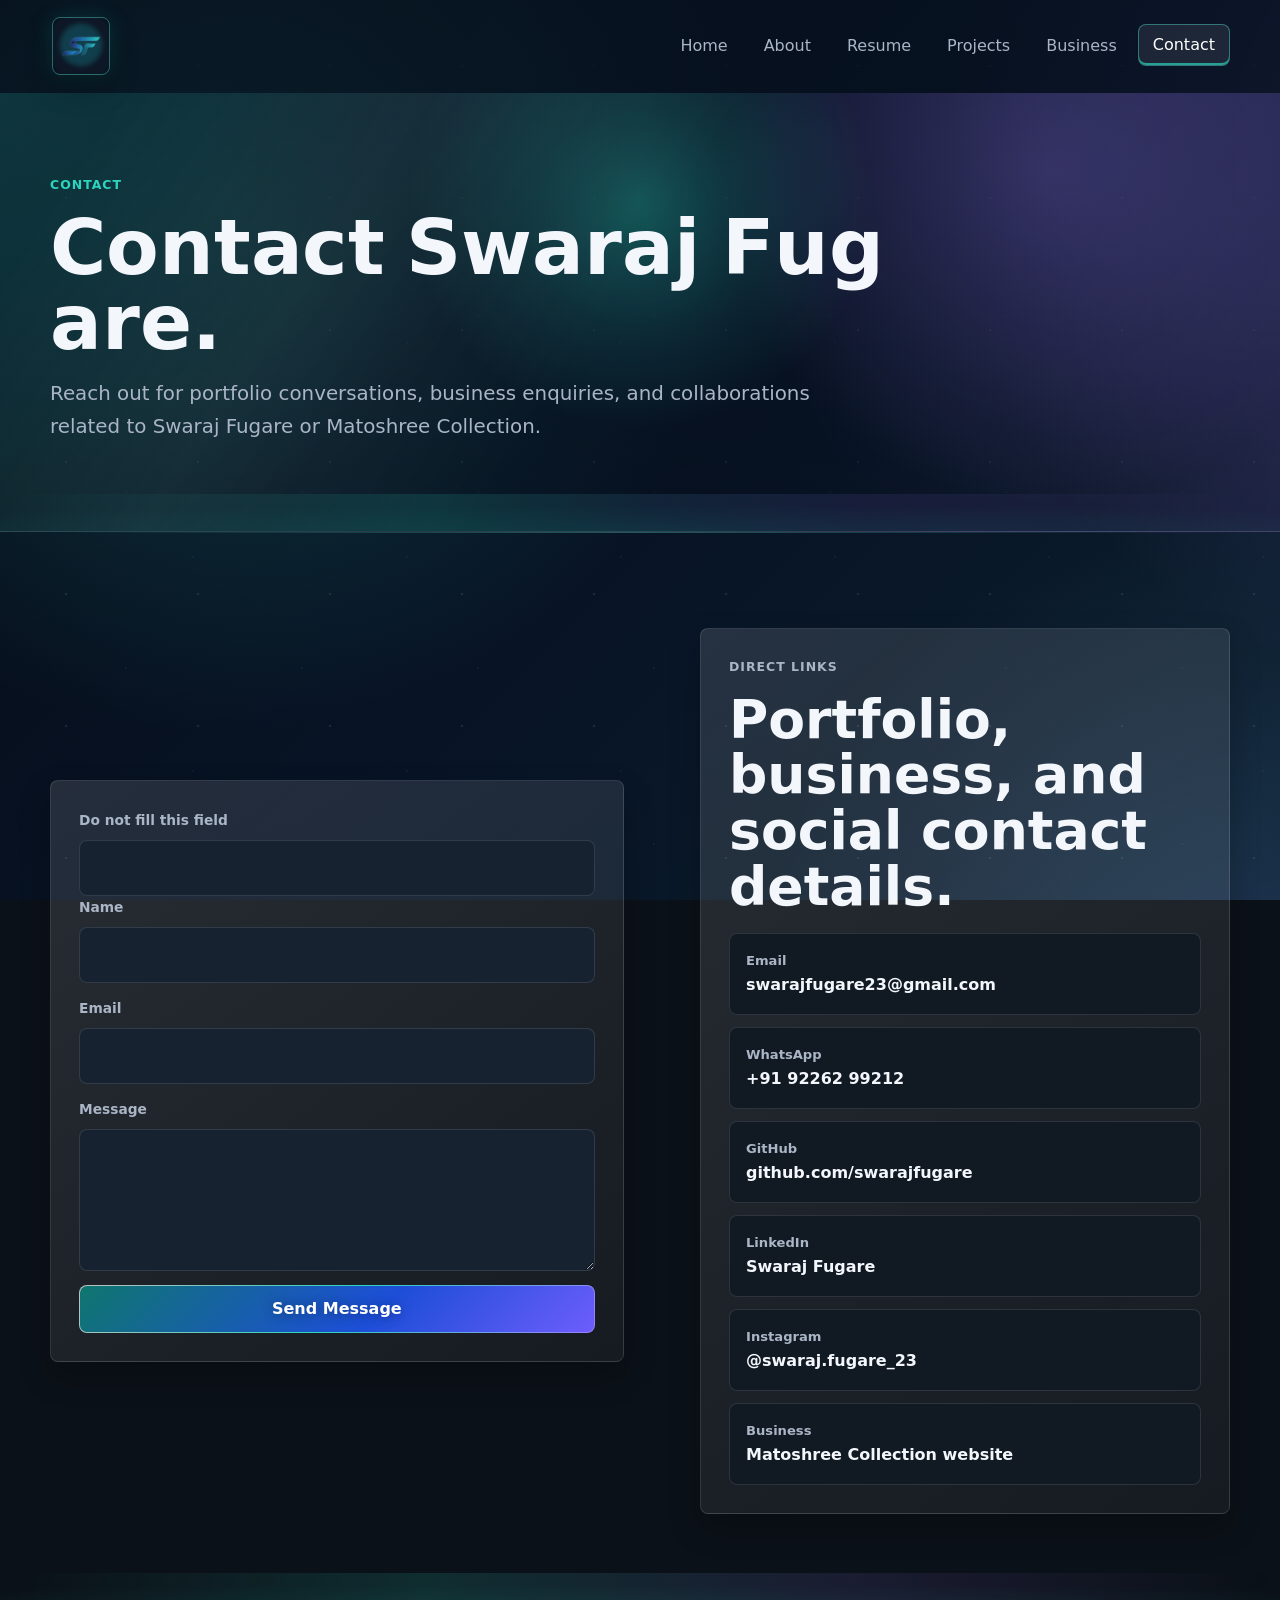
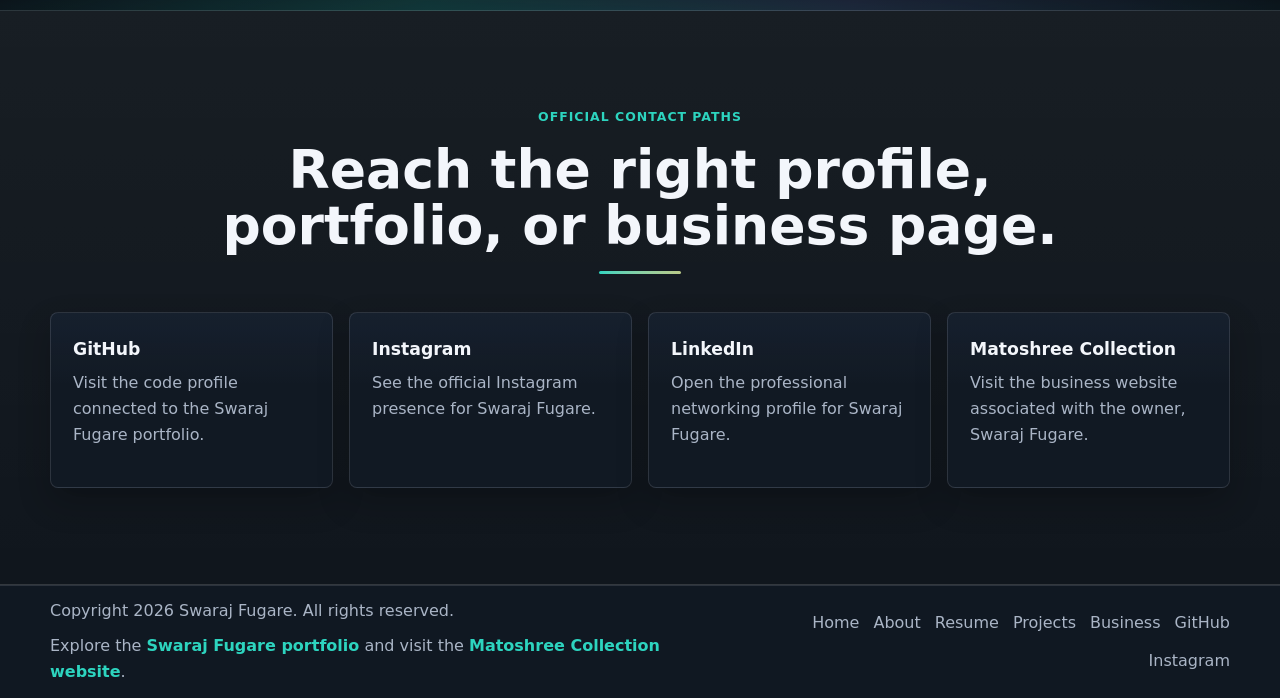
<file: contact/index.html>
<!DOCTYPE html>
<html lang="en-IN">
  <head>
    <meta charset="UTF-8" />
    <meta name="viewport" content="width=device-width, initial-scale=1.0" />
    <title>Contact Swaraj Fugare | Owner of Matoshree Collection</title>
    <meta
      name="description"
      content="Contact Swaraj Fugare, Engineer, Entrepreneur, and Owner of Matoshree Collection through email, WhatsApp, social links, and portfolio pages."
    />
    <meta
      name="keywords"
      content="Contact Swaraj Fugare, Owner of Matoshree Collection, Swaraj Fugare contact, Fugare, Swaraj"
    />
    <meta name="author" content="Swaraj Fugare" />
    <meta name="robots" content="index, follow, max-image-preview:large" />
    <meta name="theme-color" content="#0f766e" />
    <link rel="canonical" href="https://portfolio.matoshreecollection.in/contact/" />

    <meta property="og:type" content="website" />
    <meta property="og:site_name" content="Swaraj Fugare" />
    <meta property="og:title" content="Contact Swaraj Fugare | Owner of Matoshree Collection" />
    <meta
      property="og:description"
      content="Reach out to Swaraj Fugare through portfolio, business, and social channels."
    />
    <meta property="og:url" content="https://portfolio.matoshreecollection.in/contact/" />
    <meta
      property="og:image"
      content="https://portfolio.matoshreecollection.in/assets/swaraj-fugare-official-portrait-2026.jpg"
    />
    <meta property="og:image:width" content="706" />
    <meta property="og:image:height" content="1261" />
    <meta property="og:image:alt" content="Swaraj Fugare official portrait" />
    <meta name="twitter:card" content="summary_large_image" />
    <meta name="twitter:image" content="https://portfolio.matoshreecollection.in/assets/swaraj-fugare-official-portrait-2026.jpg" />
    <meta name="twitter:image:alt" content="Swaraj Fugare official portrait" />

    <link rel="icon" href="/assets/favicon.svg" type="image/svg+xml" />
    <link rel="icon" href="/assets/favicon.png" type="image/png" sizes="32x32" />
    <link rel="apple-touch-icon" href="/assets/apple-touch-icon.png" />
    <link rel="stylesheet" href="/style.css" />
  </head>
  <body>
    <a class="skip-link" href="#main">Skip to content</a>
    <header class="site-header">
      <nav class="nav container" aria-label="Primary navigation">
        <a class="brand" href="/" aria-label="Swaraj Fugare home">
          <img class="brand-logo" src="/assets/logo-mark-card.png" width="512" height="512" alt="SF logo" loading="lazy" decoding="async" />
        </a>
        <button class="nav-toggle" type="button" aria-label="Open navigation" aria-expanded="false">
          <span></span><span></span><span></span>
        </button>
        <div class="nav-panel">
          <a href="/">Home</a>
          <a href="/about/">About</a>
          <a href="/resume/">Resume</a>
          <a href="/projects/">Projects</a>
          <a href="/matoshree-collection/">Business</a>
          <a class="is-active" href="/contact/" aria-current="page">Contact</a>
        </div>
      </nav>
    </header>

    <main id="main">
      <section class="page-hero">
        <div class="container">
          <p class="page-kicker reveal">Contact</p>
          <h1 class="reveal">Contact Swaraj Fugare.</h1>
          <p class="lead reveal">
            Reach out for portfolio conversations, business enquiries, and collaborations related to Swaraj Fugare or Matoshree Collection.
          </p>
        </div>
      </section>

      <section class="section">
        <div class="container contact-grid">
          <form class="contact-panel reveal" name="contact" method="POST" data-netlify="true" netlify-honeypot="bot-field" data-contact-form>
            <input type="hidden" name="form-name" value="contact" />
            <label class="field" hidden><span>Do not fill this field</span><input name="bot-field" /></label>
            <div class="form-grid">
              <label class="field"><span>Name</span><input name="name" type="text" autocomplete="name" required /></label>
              <label class="field"><span>Email</span><input name="email" type="email" autocomplete="email" required /></label>
              <label class="field"><span>Message</span><textarea name="message" required></textarea></label>
              <button class="btn btn-primary" type="submit">Send Message</button>
            </div>
          </form>

          <div class="contact-panel reveal">
            <p class="eyebrow">Direct links</p>
            <h2>Portfolio, business, and social contact details.</h2>
            <div class="contact-list">
              <a href="mailto:swarajfugare23@gmail.com"><span>Email</span><strong>swarajfugare23@gmail.com</strong></a>
              <a href="https://wa.me/919226299212" target="_blank" rel="noopener noreferrer"><span>WhatsApp</span><strong>+91 92262 99212</strong></a>
              <a href="https://github.com/swarajfugare" target="_blank" rel="noopener noreferrer"><span>GitHub</span><strong>github.com/swarajfugare</strong></a>
              <a href="https://www.linkedin.com/in/swaraj-fugare-87a934394/" target="_blank" rel="noopener noreferrer"><span>LinkedIn</span><strong>Swaraj Fugare</strong></a>
              <a href="https://www.instagram.com/swaraj.fugare_23" target="_blank" rel="noopener noreferrer"><span>Instagram</span><strong>@swaraj.fugare_23</strong></a>
              <a href="https://matoshreecollection.in" target="_blank" rel="noopener noreferrer"><span>Business</span><strong>Matoshree Collection website</strong></a>
            </div>
          </div>
        </div>
      </section>

      <section class="section feature-band">
        <div class="container">
          <div class="section-head centered reveal">
            <p class="eyebrow">Official contact paths</p>
            <h2>Reach the right profile, portfolio, or business page.</h2>
          </div>
          <div class="social-grid">
            <a class="social-card reveal" href="https://github.com/swarajfugare" target="_blank" rel="noopener noreferrer"><strong>GitHub</strong><p>Visit the code profile connected to the Swaraj Fugare portfolio.</p></a>
            <a class="social-card reveal" href="https://www.instagram.com/swaraj.fugare_23" target="_blank" rel="noopener noreferrer"><strong>Instagram</strong><p>See the official Instagram presence for Swaraj Fugare.</p></a>
            <a class="social-card reveal" href="https://www.linkedin.com/in/swaraj-fugare-87a934394/" target="_blank" rel="noopener noreferrer"><strong>LinkedIn</strong><p>Open the professional networking profile for Swaraj Fugare.</p></a>
            <a class="social-card reveal" href="https://matoshreecollection.in" target="_blank" rel="noopener noreferrer"><strong>Matoshree Collection</strong><p>Visit the business website associated with the owner, Swaraj Fugare.</p></a>
          </div>
        </div>
      </section>
    </main>

    <footer class="site-footer">
      <div class="container footer-inner">
        <div class="footer-copy">
          <p>Copyright <span id="year">2026</span> Swaraj Fugare. All rights reserved.</p>
          <p class="footer-note">
            Explore the <a href="/projects/">Swaraj Fugare portfolio</a> and visit the
            <a href="https://matoshreecollection.in" target="_blank" rel="noopener noreferrer">Matoshree Collection website</a>.
          </p>
        </div>
        <div class="footer-links">
          <a href="/">Home</a>
          <a href="/about/">About</a>
          <a href="/resume/">Resume</a>
          <a href="/projects/">Projects</a>
          <a href="/matoshree-collection/">Business</a>
          <a href="https://github.com/swarajfugare" target="_blank" rel="noopener noreferrer">GitHub</a>
          <a href="https://www.instagram.com/swaraj.fugare_23" target="_blank" rel="noopener noreferrer">Instagram</a>
        </div>
      </div>
    </footer>
    <div class="toast" role="status" aria-live="polite"></div>
    <script src="/script.min.js" defer></script>
  </body>
</html>
</file>
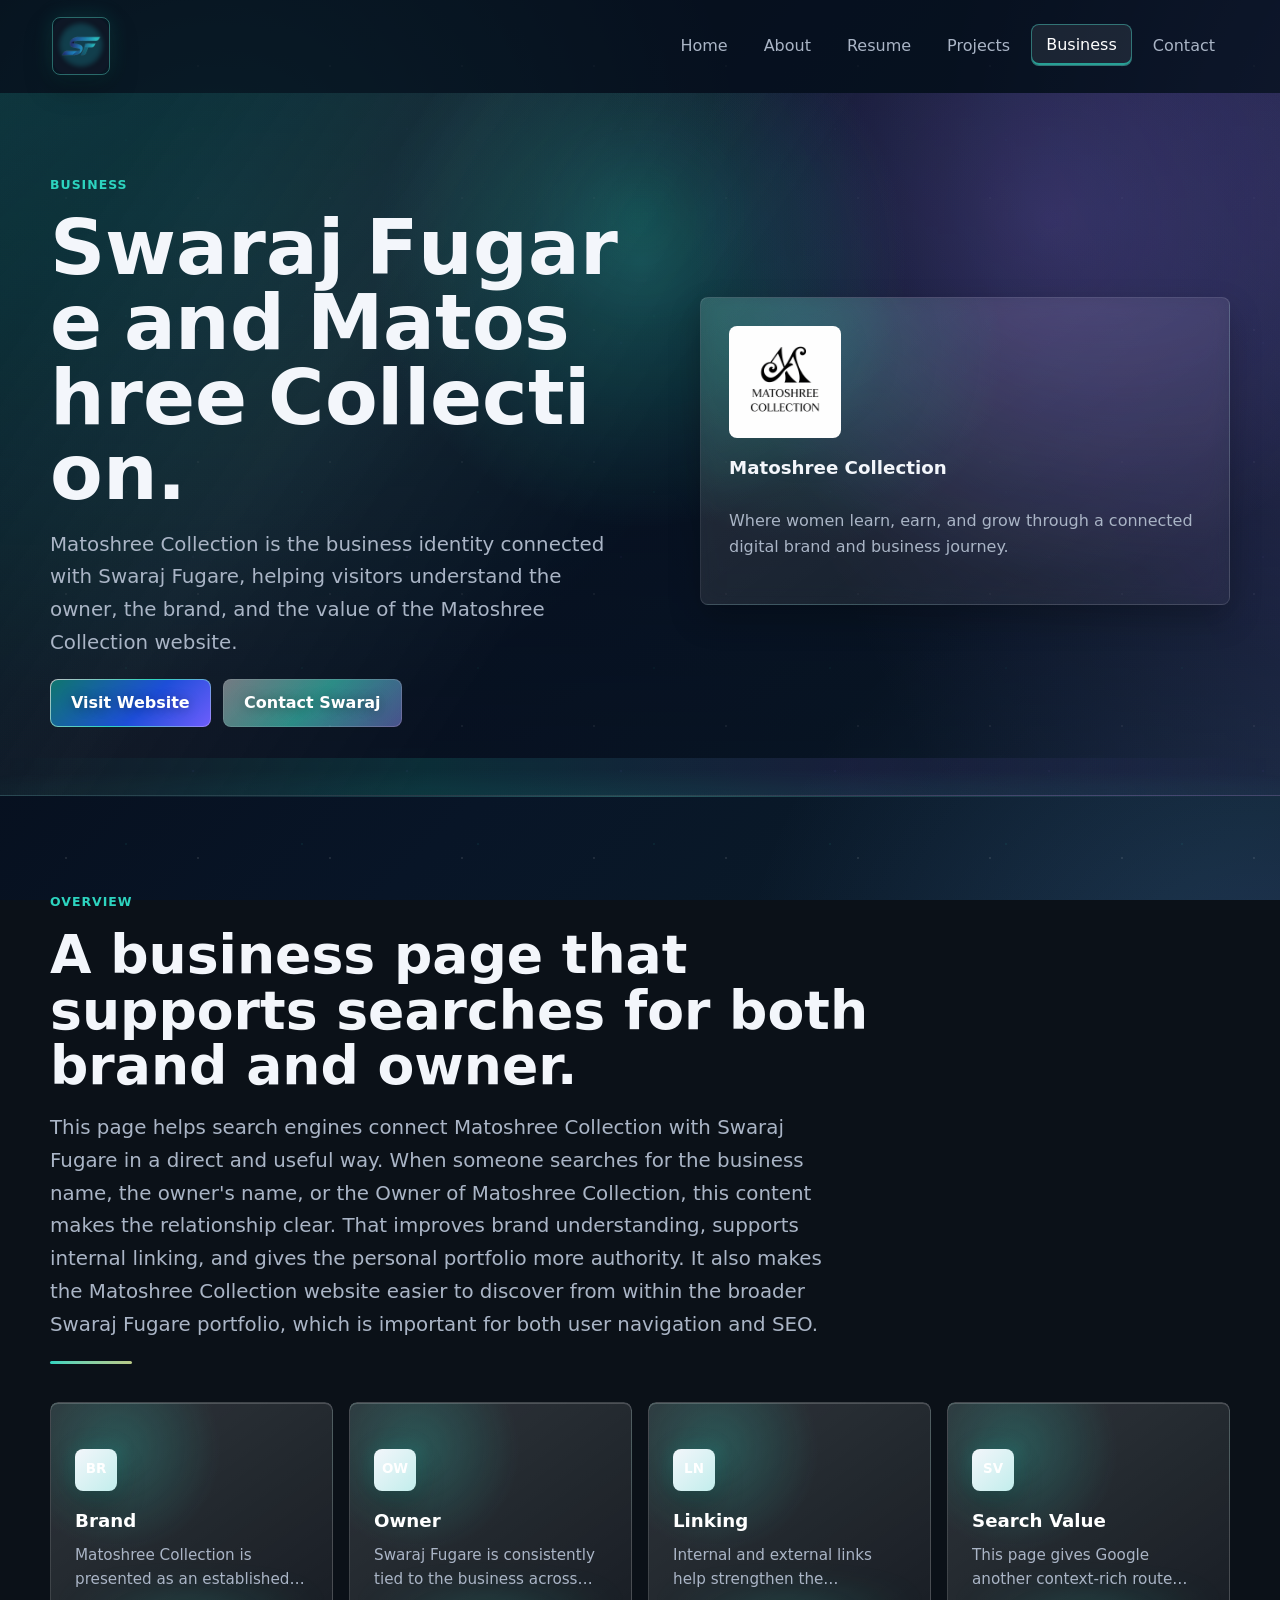
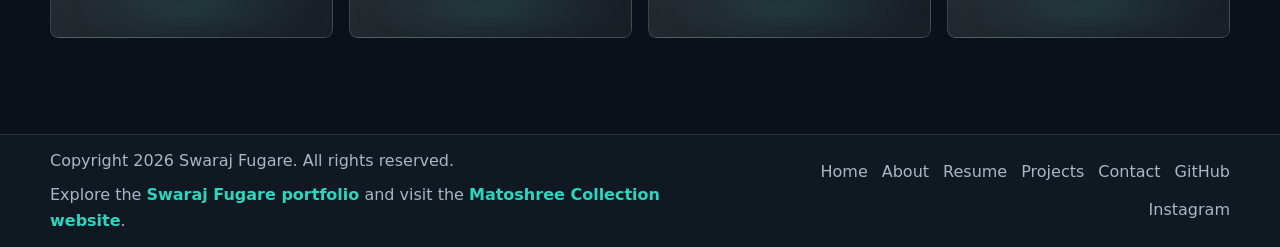
<file: matoshree-collection/index.html>
<!DOCTYPE html>
<html lang="en-IN">
  <head>
    <meta charset="UTF-8" />
    <meta name="viewport" content="width=device-width, initial-scale=1.0" />
    <title>Matoshree Collection | Business by Swaraj Fugare</title>
    <meta
      name="description"
      content="Explore Matoshree Collection, the business associated with Swaraj Fugare, and understand how the Owner of Matoshree Collection connects brand, portfolio, and growth."
    />
    <meta
      name="keywords"
      content="Matoshree Collection, Swaraj Fugare, Owner of Matoshree Collection, Matoshree Collection website, Fugare"
    />
    <meta name="author" content="Swaraj Fugare" />
    <meta name="robots" content="index, follow, max-image-preview:large" />
    <meta name="theme-color" content="#0f766e" />
    <link rel="canonical" href="https://portfolio.matoshreecollection.in/matoshree-collection/" />

    <meta property="og:type" content="website" />
    <meta property="og:site_name" content="Swaraj Fugare" />
    <meta property="og:title" content="Matoshree Collection | Business by Swaraj Fugare" />
    <meta
      property="og:description"
      content="Business page connecting Swaraj Fugare with Matoshree Collection and its website."
    />
    <meta property="og:url" content="https://portfolio.matoshreecollection.in/matoshree-collection/" />
    <meta
      property="og:image"
      content="https://portfolio.matoshreecollection.in/assets/swaraj-fugare-official-portrait-2026.jpg"
    />
    <meta property="og:image:width" content="706" />
    <meta property="og:image:height" content="1261" />
    <meta property="og:image:alt" content="Swaraj Fugare official portrait" />
    <meta name="twitter:card" content="summary_large_image" />
    <meta name="twitter:image" content="https://portfolio.matoshreecollection.in/assets/swaraj-fugare-official-portrait-2026.jpg" />
    <meta name="twitter:image:alt" content="Swaraj Fugare official portrait" />

    <link rel="icon" href="/assets/favicon.svg" type="image/svg+xml" />
    <link rel="icon" href="/assets/favicon.png" type="image/png" sizes="32x32" />
    <link rel="apple-touch-icon" href="/assets/apple-touch-icon.png" />
    <link rel="stylesheet" href="/style.css" />
    <script type="application/ld+json">
      {
        "@context": "https://schema.org",
        "@type": "Organization",
        "name": "Matoshree Collection",
        "url": "https://matoshreecollection.in",
        "logo": "https://portfolio.matoshreecollection.in/assets/matoshree-collection-logo.png",
        "founder": {
          "@type": "Person",
          "name": "Swaraj Fugare",
          "url": "https://portfolio.matoshreecollection.in/"
        }
      }
    </script>
  </head>
  <body>
    <a class="skip-link" href="#main">Skip to content</a>
    <header class="site-header">
      <nav class="nav container" aria-label="Primary navigation">
        <a class="brand" href="/" aria-label="Swaraj Fugare home">
          <img class="brand-logo" src="/assets/logo-mark-card.png" width="512" height="512" alt="SF logo" loading="lazy" decoding="async" />
        </a>
        <button class="nav-toggle" type="button" aria-label="Open navigation" aria-expanded="false">
          <span></span><span></span><span></span>
        </button>
        <div class="nav-panel">
          <a href="/">Home</a>
          <a href="/about/">About</a>
          <a href="/resume/">Resume</a>
          <a href="/projects/">Projects</a>
          <a class="is-active" href="/matoshree-collection/" aria-current="page">Business</a>
          <a href="/contact/">Contact</a>
        </div>
      </nav>
    </header>

    <main id="main">
      <section class="page-hero">
        <div class="container split-grid">
          <div class="reveal">
            <p class="page-kicker">Business</p>
            <h1>Swaraj Fugare and Matoshree Collection.</h1>
            <p class="lead">
              Matoshree Collection is the business identity connected with Swaraj Fugare, helping visitors understand the owner, the brand, and the value of the Matoshree Collection website.
            </p>
            <div class="btn-row">
              <a class="btn btn-primary" href="https://matoshreecollection.in" target="_blank" rel="noopener noreferrer">Visit Website</a>
              <a class="btn btn-secondary" href="/contact/">Contact Swaraj</a>
            </div>
          </div>
          <article class="business-hero-card reveal">
            <img
              class="business-logo"
              src="/assets/matoshree-collection-logo.png"
              width="1024"
              height="1024"
              alt="Matoshree Collection logo"
              loading="lazy"
              decoding="async"
            />
            <h3>Matoshree Collection</h3>
            <p>Where women learn, earn, and grow through a connected digital brand and business journey.</p>
          </article>
        </div>
      </section>

      <section class="section">
        <div class="container">
          <div class="section-head reveal">
            <p class="eyebrow">Overview</p>
            <h2>A business page that supports searches for both brand and owner.</h2>
            <p class="section-copy">
              This page helps search engines connect Matoshree Collection with Swaraj Fugare in a direct and useful way. When someone searches for the business name, the owner's name, or the Owner of Matoshree Collection, this content makes the relationship clear. That improves brand understanding, supports internal linking, and gives the personal portfolio more authority. It also makes the <a href="https://matoshreecollection.in" target="_blank" rel="noopener noreferrer">Matoshree Collection website</a> easier to discover from within the broader Swaraj Fugare portfolio, which is important for both user navigation and SEO.
            </p>
          </div>
          <div class="grid-4">
            <article class="business-card reveal"><span class="icon-pill">BR</span><h3>Brand</h3><p>Matoshree Collection is presented as an established and searchable business identity.</p></article>
            <article class="business-card reveal"><span class="icon-pill">OW</span><h3>Owner</h3><p>Swaraj Fugare is consistently tied to the business across the site structure and metadata.</p></article>
            <article class="business-card reveal"><span class="icon-pill">LN</span><h3>Linking</h3><p>Internal and external links help strengthen the connection between site, owner, and brand.</p></article>
            <article class="business-card reveal"><span class="icon-pill">SV</span><h3>Search Value</h3><p>This page gives Google another context-rich route into the Matoshree Collection name.</p></article>
          </div>
        </div>
      </section>
    </main>

    <footer class="site-footer">
      <div class="container footer-inner">
        <div class="footer-copy">
          <p>Copyright <span id="year">2026</span> Swaraj Fugare. All rights reserved.</p>
          <p class="footer-note">
            Explore the <a href="/projects/">Swaraj Fugare portfolio</a> and visit the
            <a href="https://matoshreecollection.in" target="_blank" rel="noopener noreferrer">Matoshree Collection website</a>.
          </p>
        </div>
        <div class="footer-links">
          <a href="/">Home</a>
          <a href="/about/">About</a>
          <a href="/resume/">Resume</a>
          <a href="/projects/">Projects</a>
          <a href="/contact/">Contact</a>
          <a href="https://github.com/swarajfugare" target="_blank" rel="noopener noreferrer">GitHub</a>
          <a href="https://www.instagram.com/swaraj.fugare_23" target="_blank" rel="noopener noreferrer">Instagram</a>
        </div>
      </div>
    </footer>
    <div class="toast" role="status" aria-live="polite"></div>
    <script src="/script.min.js" defer></script>
  </body>
</html>
</file>
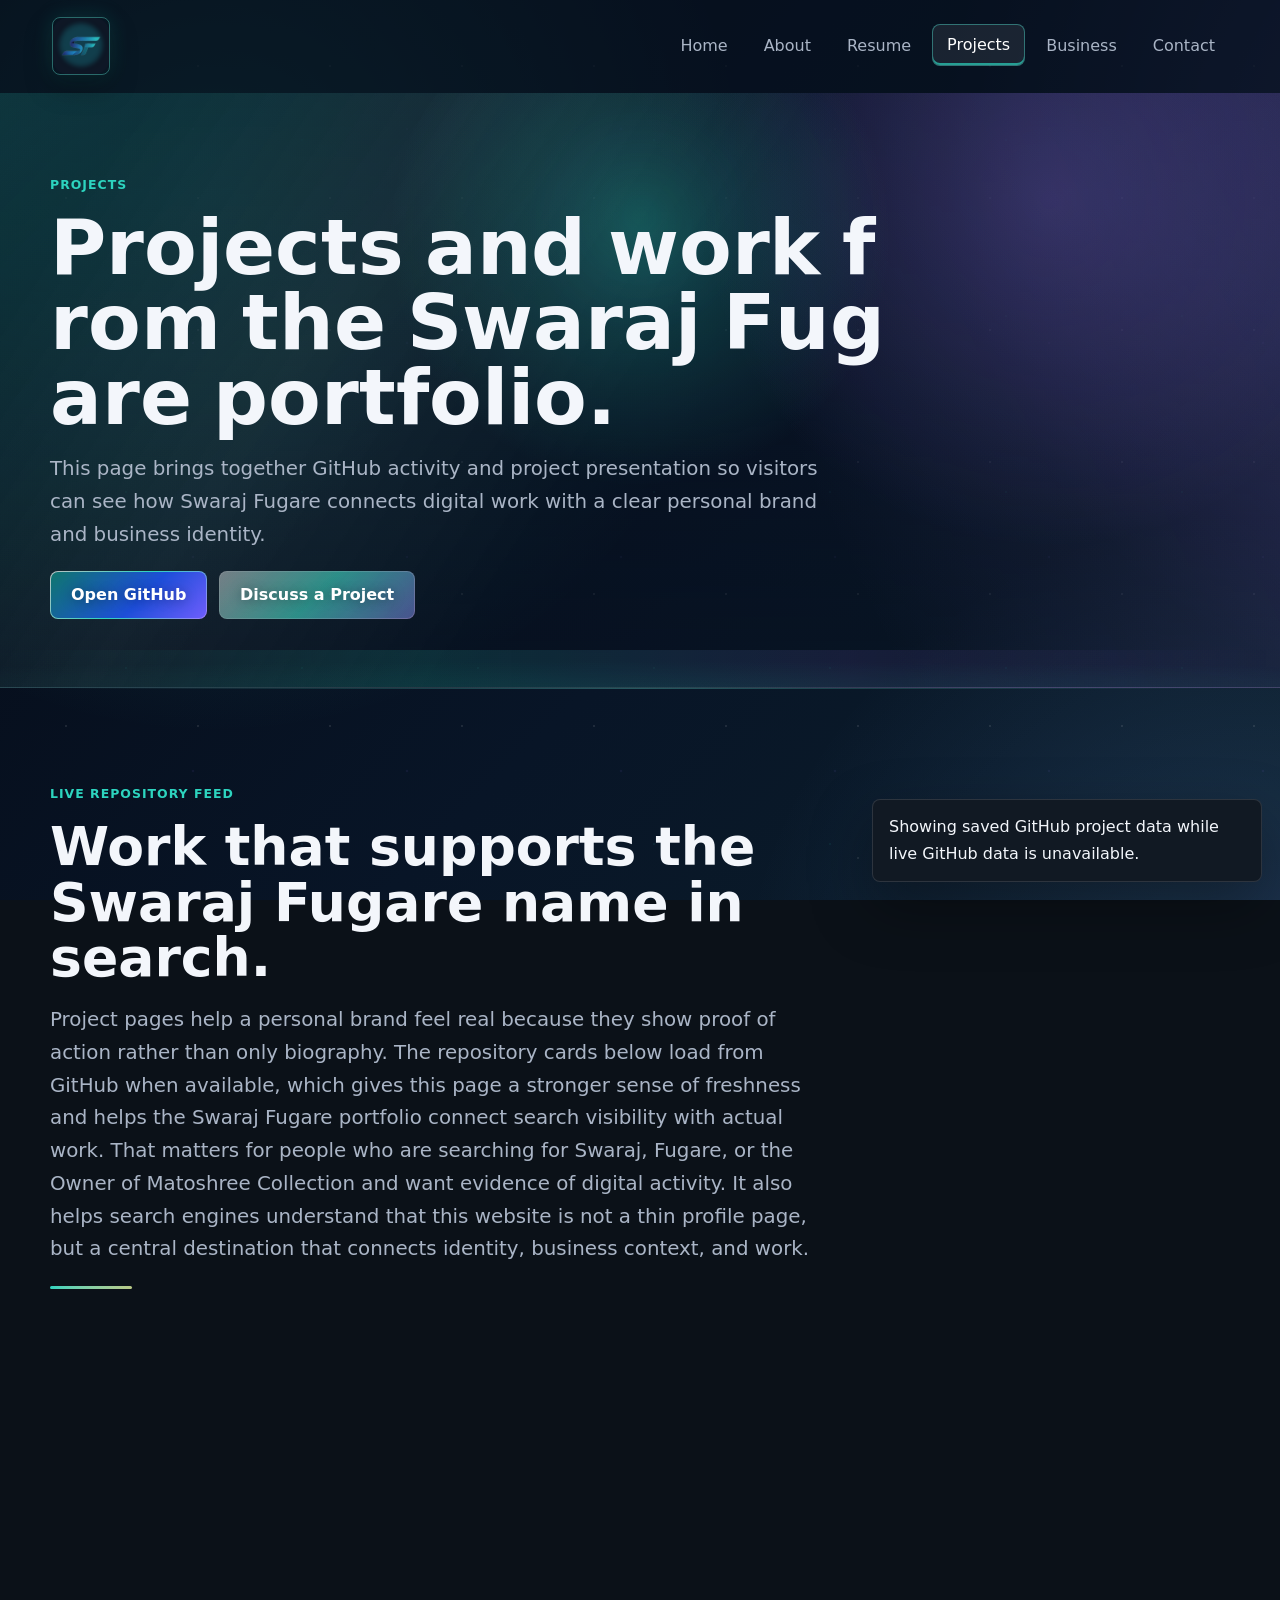
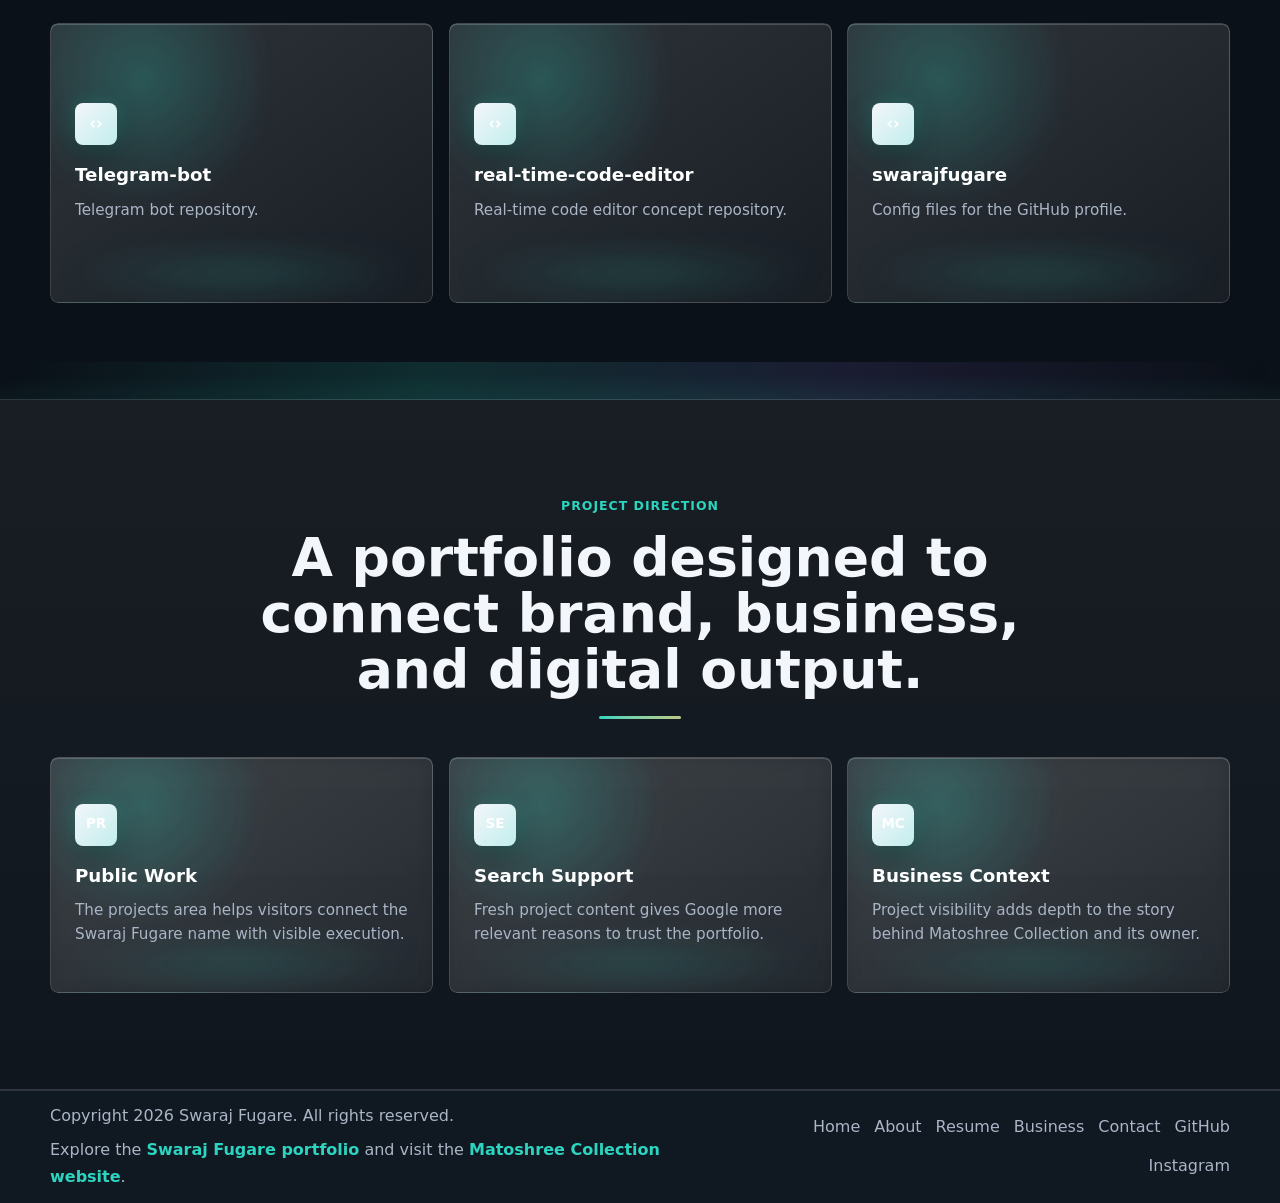
<file: projects/index.html>
<!DOCTYPE html>
<html lang="en-IN">
  <head>
    <meta charset="UTF-8" />
    <meta name="viewport" content="width=device-width, initial-scale=1.0" />
    <title>Projects &amp; Work | Swaraj Fugare Portfolio</title>
    <meta
      name="description"
      content="Explore projects and work from the Swaraj Fugare portfolio, including GitHub activity, digital experiments, and the professional story behind Matoshree Collection."
    />
    <meta
      name="keywords"
      content="Swaraj Fugare portfolio, Swaraj Fugare projects, Projects and work, Fugare, Swaraj, Matoshree Collection"
    />
    <meta name="author" content="Swaraj Fugare" />
    <meta name="robots" content="index, follow, max-image-preview:large" />
    <meta name="theme-color" content="#0f766e" />
    <link rel="canonical" href="https://portfolio.matoshreecollection.in/projects/" />

    <meta property="og:type" content="website" />
    <meta property="og:site_name" content="Swaraj Fugare" />
    <meta property="og:title" content="Projects &amp; Work | Swaraj Fugare Portfolio" />
    <meta
      property="og:description"
      content="Dynamic project page for Swaraj Fugare with GitHub repositories and work highlights."
    />
    <meta property="og:url" content="https://portfolio.matoshreecollection.in/projects/" />
    <meta
      property="og:image"
      content="https://portfolio.matoshreecollection.in/assets/swaraj-fugare-official-portrait-2026.jpg"
    />
    <meta property="og:image:width" content="706" />
    <meta property="og:image:height" content="1261" />
    <meta property="og:image:alt" content="Swaraj Fugare official portrait" />
    <meta name="twitter:card" content="summary_large_image" />
    <meta name="twitter:image" content="https://portfolio.matoshreecollection.in/assets/swaraj-fugare-official-portrait-2026.jpg" />
    <meta name="twitter:image:alt" content="Swaraj Fugare official portrait" />

    <link rel="icon" href="/assets/favicon.svg" type="image/svg+xml" />
    <link rel="icon" href="/assets/favicon.png" type="image/png" sizes="32x32" />
    <link rel="apple-touch-icon" href="/assets/apple-touch-icon.png" />
    <link rel="stylesheet" href="/style.css" />
  </head>
  <body>
    <a class="skip-link" href="#main">Skip to content</a>
    <header class="site-header">
      <nav class="nav container" aria-label="Primary navigation">
        <a class="brand" href="/" aria-label="Swaraj Fugare home">
          <img class="brand-logo" src="/assets/logo-mark-card.png" width="512" height="512" alt="SF logo" loading="lazy" decoding="async" />
        </a>
        <button class="nav-toggle" type="button" aria-label="Open navigation" aria-expanded="false">
          <span></span><span></span><span></span>
        </button>
        <div class="nav-panel">
          <a href="/">Home</a>
          <a href="/about/">About</a>
          <a href="/resume/">Resume</a>
          <a class="is-active" href="/projects/" aria-current="page">Projects</a>
          <a href="/matoshree-collection/">Business</a>
          <a href="/contact/">Contact</a>
        </div>
      </nav>
    </header>

    <main id="main">
      <section class="page-hero">
        <div class="container">
          <p class="page-kicker reveal">Projects</p>
          <h1 class="reveal">Projects and work from the Swaraj Fugare portfolio.</h1>
          <p class="lead reveal">
            This page brings together GitHub activity and project presentation so visitors can see how Swaraj Fugare connects digital work with a clear personal brand and business identity.
          </p>
          <div class="btn-row reveal">
            <a class="btn btn-primary" href="https://github.com/swarajfugare" target="_blank" rel="noopener noreferrer">Open GitHub</a>
            <a class="btn btn-secondary" href="/contact/">Discuss a Project</a>
          </div>
        </div>
      </section>

      <section class="section">
        <div class="container">
          <div class="section-head reveal">
            <p class="eyebrow">Live repository feed</p>
            <h2>Work that supports the Swaraj Fugare name in search.</h2>
            <p class="section-copy">
              Project pages help a personal brand feel real because they show proof of action rather than only biography. The repository cards below load from GitHub when available, which gives this page a stronger sense of freshness and helps the Swaraj Fugare portfolio connect search visibility with actual work. That matters for people who are searching for Swaraj, Fugare, or the Owner of Matoshree Collection and want evidence of digital activity. It also helps search engines understand that this website is not a thin profile page, but a central destination that connects identity, business context, and work.
            </p>
          </div>
          <div class="project-grid" data-github-projects></div>
        </div>
      </section>

      <section class="section feature-band">
        <div class="container">
          <div class="section-head centered reveal">
            <p class="eyebrow">Project direction</p>
            <h2>A portfolio designed to connect brand, business, and digital output.</h2>
          </div>
          <div class="grid-3">
            <article class="card reveal"><span class="icon-pill">PR</span><h3>Public Work</h3><p>The projects area helps visitors connect the Swaraj Fugare name with visible execution.</p></article>
            <article class="card reveal"><span class="icon-pill">SE</span><h3>Search Support</h3><p>Fresh project content gives Google more relevant reasons to trust the portfolio.</p></article>
            <article class="card reveal"><span class="icon-pill">MC</span><h3>Business Context</h3><p>Project visibility adds depth to the story behind Matoshree Collection and its owner.</p></article>
          </div>
        </div>
      </section>
    </main>

    <footer class="site-footer">
      <div class="container footer-inner">
        <div class="footer-copy">
          <p>Copyright <span id="year">2026</span> Swaraj Fugare. All rights reserved.</p>
          <p class="footer-note">
            Explore the <a href="/projects/">Swaraj Fugare portfolio</a> and visit the
            <a href="https://matoshreecollection.in" target="_blank" rel="noopener noreferrer">Matoshree Collection website</a>.
          </p>
        </div>
        <div class="footer-links">
          <a href="/">Home</a>
          <a href="/about/">About</a>
          <a href="/resume/">Resume</a>
          <a href="/matoshree-collection/">Business</a>
          <a href="/contact/">Contact</a>
          <a href="https://github.com/swarajfugare" target="_blank" rel="noopener noreferrer">GitHub</a>
          <a href="https://www.instagram.com/swaraj.fugare_23" target="_blank" rel="noopener noreferrer">Instagram</a>
        </div>
      </div>
    </footer>
    <div class="toast" role="status" aria-live="polite"></div>
    <script src="/script.min.js" defer></script>
  </body>
</html>
</file>
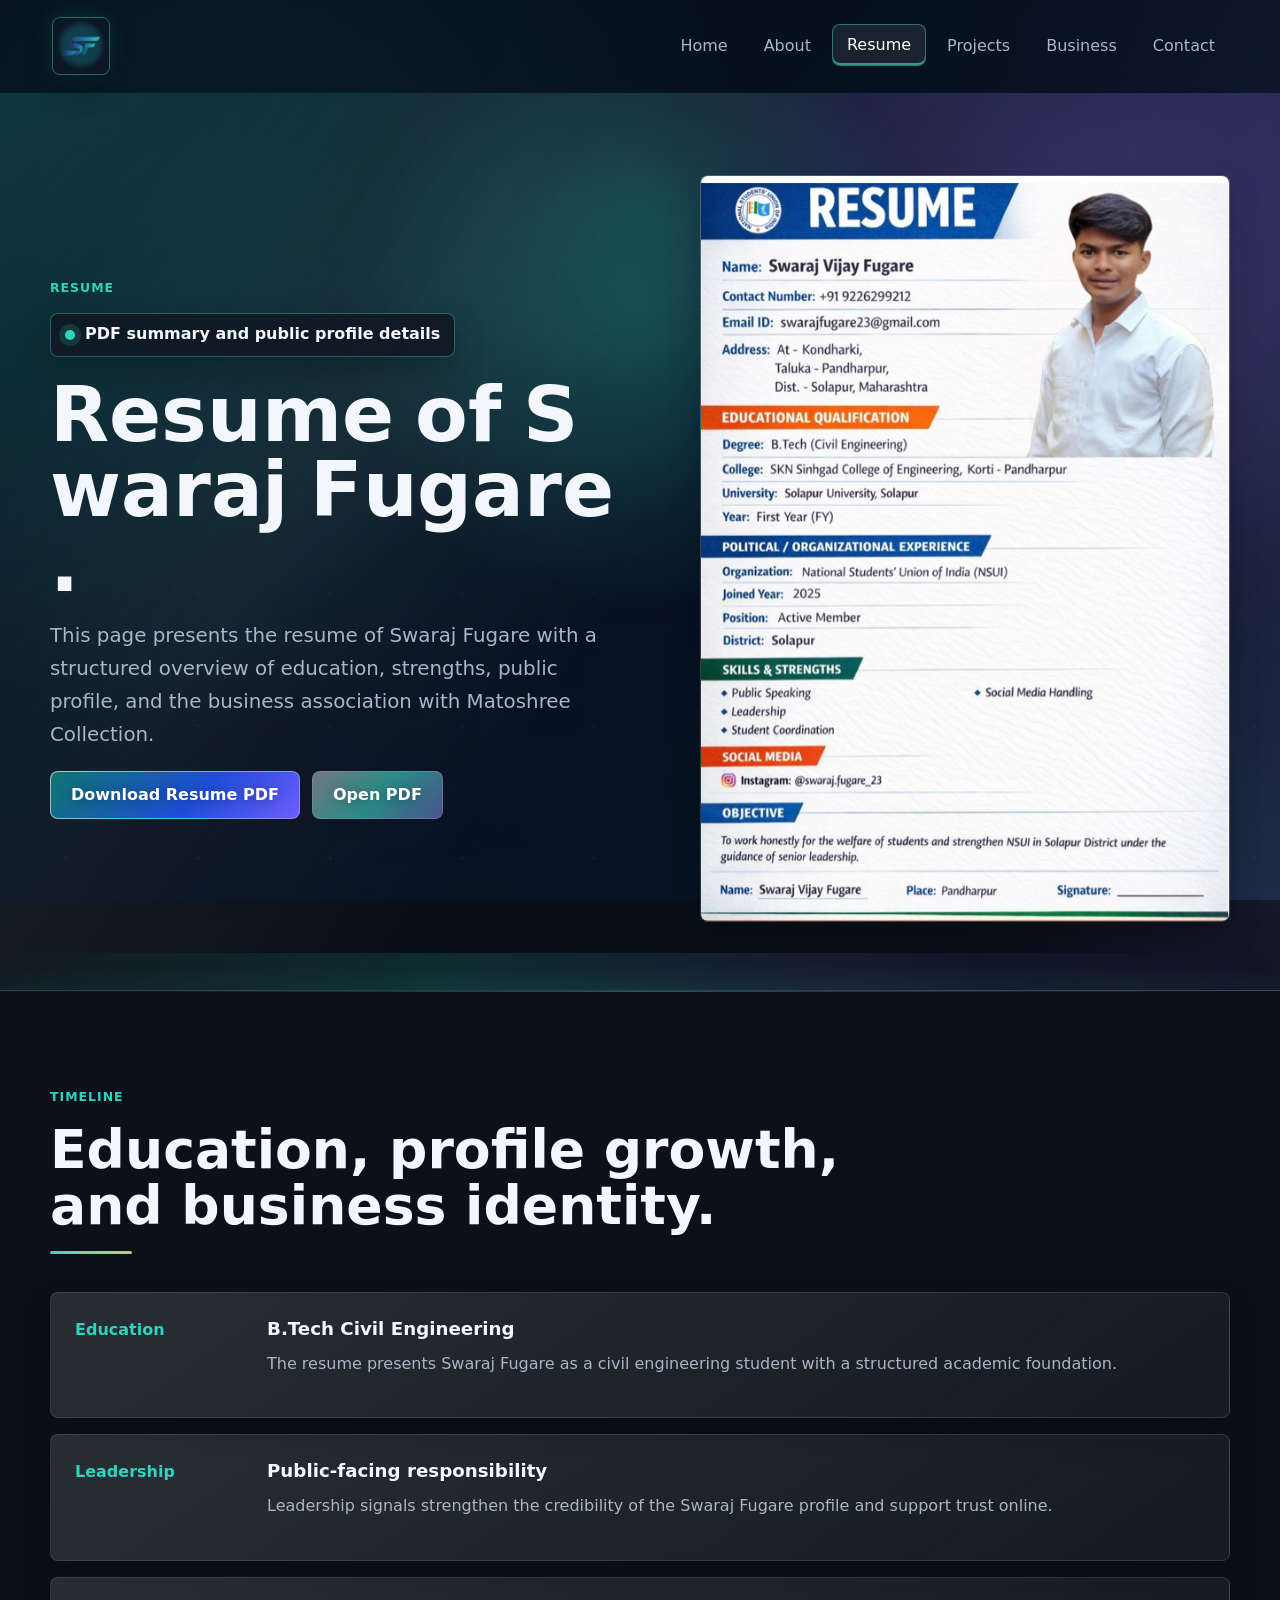
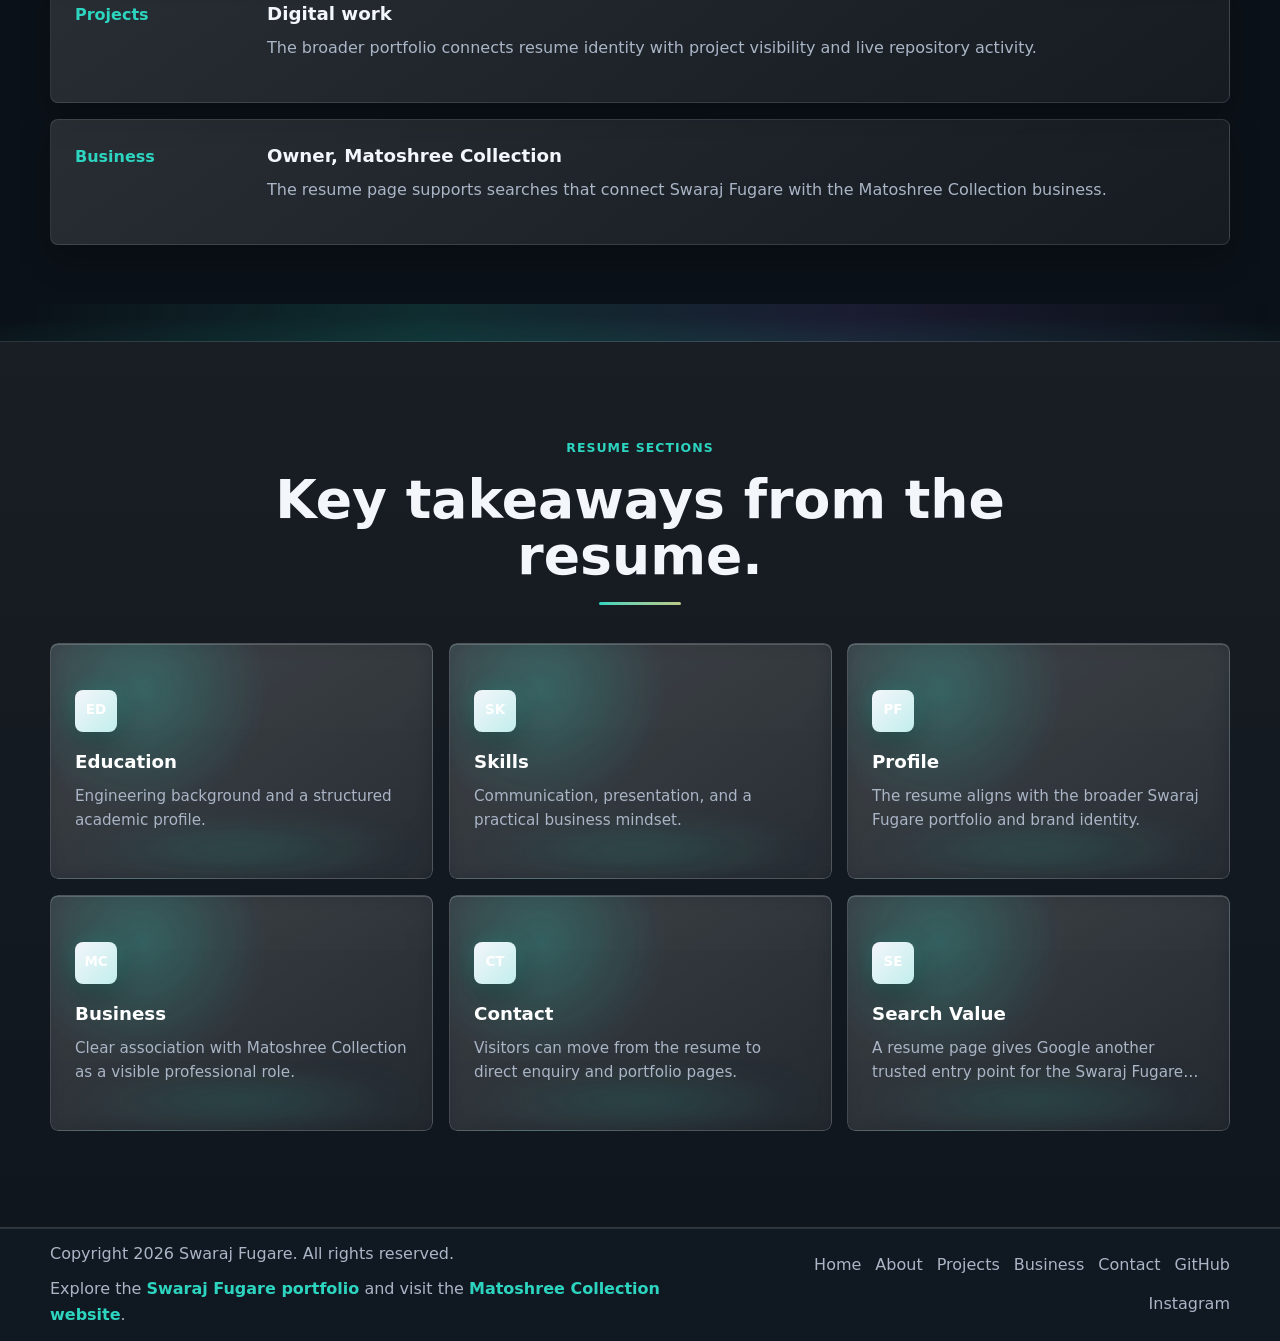
<file: resume/index.html>
<!DOCTYPE html>
<html lang="en-IN">
  <head>
    <meta charset="UTF-8" />
    <meta name="viewport" content="width=device-width, initial-scale=1.0" />
    <title>Swaraj Fugare Resume | Engineer &amp; Owner of Matoshree Collection</title>
    <meta
      name="description"
      content="View the resume of Swaraj Fugare, Engineer, Entrepreneur, and Owner of Matoshree Collection, with PDF access and a structured summary of background and skills."
    />
    <meta
      name="keywords"
      content="Swaraj Fugare resume, Owner of Matoshree Collection, Swaraj Fugare CV, Fugare, Swaraj"
    />
    <meta name="author" content="Swaraj Fugare" />
    <meta name="robots" content="index, follow, max-image-preview:large" />
    <meta name="theme-color" content="#0f766e" />
    <link rel="canonical" href="https://portfolio.matoshreecollection.in/resume/" />

    <meta property="og:type" content="website" />
    <meta property="og:site_name" content="Swaraj Fugare" />
    <meta property="og:title" content="Swaraj Fugare Resume | Engineer &amp; Owner of Matoshree Collection" />
    <meta
      property="og:description"
      content="Structured resume page for Swaraj Fugare with PDF download and career overview."
    />
    <meta property="og:url" content="https://portfolio.matoshreecollection.in/resume/" />
    <meta
      property="og:image"
      content="https://portfolio.matoshreecollection.in/assets/swaraj-fugare-official-portrait-2026.jpg"
    />
    <meta property="og:image:width" content="706" />
    <meta property="og:image:height" content="1261" />
    <meta property="og:image:alt" content="Swaraj Fugare official portrait" />
    <meta name="twitter:card" content="summary_large_image" />
    <meta name="twitter:image" content="https://portfolio.matoshreecollection.in/assets/swaraj-fugare-official-portrait-2026.jpg" />
    <meta name="twitter:image:alt" content="Swaraj Fugare official portrait" />

    <link rel="icon" href="/assets/favicon.svg" type="image/svg+xml" />
    <link rel="icon" href="/assets/favicon.png" type="image/png" sizes="32x32" />
    <link rel="apple-touch-icon" href="/assets/apple-touch-icon.png" />
    <link rel="stylesheet" href="/style.css" />
  </head>
  <body>
    <a class="skip-link" href="#main">Skip to content</a>
    <header class="site-header">
      <nav class="nav container" aria-label="Primary navigation">
        <a class="brand" href="/" aria-label="Swaraj Fugare home">
          <img class="brand-logo" src="/assets/logo-mark-card.png" width="512" height="512" alt="SF logo" loading="lazy" decoding="async" />
        </a>
        <button class="nav-toggle" type="button" aria-label="Open navigation" aria-expanded="false">
          <span></span><span></span><span></span>
        </button>
        <div class="nav-panel">
          <a href="/">Home</a>
          <a href="/about/">About</a>
          <a class="is-active" href="/resume/" aria-current="page">Resume</a>
          <a href="/projects/">Projects</a>
          <a href="/matoshree-collection/">Business</a>
          <a href="/contact/">Contact</a>
        </div>
      </nav>
    </header>

    <main id="main">
      <section class="page-hero">
        <div class="container split-grid">
          <div class="reveal">
            <p class="page-kicker">Resume</p>
            <div class="status-ribbon"><span aria-hidden="true"></span> PDF summary and public profile details</div>
            <h1>Resume of Swaraj Fugare.</h1>
            <p class="lead">
              This page presents the resume of Swaraj Fugare with a structured overview of education, strengths, public profile, and the business association with Matoshree Collection.
            </p>
            <div class="btn-row">
              <a class="btn btn-primary" href="/assets/Swaraj-Fugare-Resume.pdf" download>Download Resume PDF</a>
              <a class="btn btn-secondary" href="/assets/Swaraj-Fugare-Resume.pdf" target="_blank" rel="noopener noreferrer">Open PDF</a>
            </div>
          </div>
          <div class="resume-preview reveal">
            <img
              src="/assets/swaraj-fugare-resume-preview.jpg"
              width="596"
              height="842"
              alt="Resume preview for Swaraj Fugare"
              loading="lazy"
              decoding="async"
            />
          </div>
        </div>
      </section>

      <section class="section">
        <div class="container">
          <div class="section-head reveal">
            <p class="eyebrow">Timeline</p>
            <h2>Education, profile growth, and business identity.</h2>
          </div>
          <div class="timeline">
            <article class="timeline-item reveal">
              <div class="timeline-date">Education</div>
              <div><h3>B.Tech Civil Engineering</h3><p>The resume presents Swaraj Fugare as a civil engineering student with a structured academic foundation.</p></div>
            </article>
            <article class="timeline-item reveal">
              <div class="timeline-date">Leadership</div>
              <div><h3>Public-facing responsibility</h3><p>Leadership signals strengthen the credibility of the Swaraj Fugare profile and support trust online.</p></div>
            </article>
            <article class="timeline-item reveal">
              <div class="timeline-date">Projects</div>
              <div><h3>Digital work</h3><p>The broader portfolio connects resume identity with project visibility and live repository activity.</p></div>
            </article>
            <article class="timeline-item reveal">
              <div class="timeline-date">Business</div>
              <div><h3>Owner, Matoshree Collection</h3><p>The resume page supports searches that connect Swaraj Fugare with the Matoshree Collection business.</p></div>
            </article>
          </div>
        </div>
      </section>

      <section class="section feature-band">
        <div class="container">
          <div class="section-head centered reveal">
            <p class="eyebrow">Resume sections</p>
            <h2>Key takeaways from the resume.</h2>
          </div>
          <div class="grid-3">
            <article class="card reveal"><span class="icon-pill">ED</span><h3>Education</h3><p>Engineering background and a structured academic profile.</p></article>
            <article class="card reveal"><span class="icon-pill">SK</span><h3>Skills</h3><p>Communication, presentation, and a practical business mindset.</p></article>
            <article class="card reveal"><span class="icon-pill">PF</span><h3>Profile</h3><p>The resume aligns with the broader Swaraj Fugare portfolio and brand identity.</p></article>
            <article class="card reveal"><span class="icon-pill">MC</span><h3>Business</h3><p>Clear association with Matoshree Collection as a visible professional role.</p></article>
            <article class="card reveal"><span class="icon-pill">CT</span><h3>Contact</h3><p>Visitors can move from the resume to direct enquiry and portfolio pages.</p></article>
            <article class="card reveal"><span class="icon-pill">SE</span><h3>Search Value</h3><p>A resume page gives Google another trusted entry point for the Swaraj Fugare name.</p></article>
          </div>
        </div>
      </section>
    </main>

    <footer class="site-footer">
      <div class="container footer-inner">
        <div class="footer-copy">
          <p>Copyright <span id="year">2026</span> Swaraj Fugare. All rights reserved.</p>
          <p class="footer-note">
            Explore the <a href="/projects/">Swaraj Fugare portfolio</a> and visit the
            <a href="https://matoshreecollection.in" target="_blank" rel="noopener noreferrer">Matoshree Collection website</a>.
          </p>
        </div>
        <div class="footer-links">
          <a href="/">Home</a>
          <a href="/about/">About</a>
          <a href="/projects/">Projects</a>
          <a href="/matoshree-collection/">Business</a>
          <a href="/contact/">Contact</a>
          <a href="https://github.com/swarajfugare" target="_blank" rel="noopener noreferrer">GitHub</a>
          <a href="https://www.instagram.com/swaraj.fugare_23" target="_blank" rel="noopener noreferrer">Instagram</a>
        </div>
      </div>
    </footer>
    <div class="toast" role="status" aria-live="polite"></div>
    <script src="/script.min.js" defer></script>
  </body>
</html>
</file>
<file: style.css>
:root {
  color-scheme: dark;
  --bg: #07111f;
  --surface: rgba(11, 23, 38, 0.78);
  --surface-2: rgba(15, 30, 50, 0.86);
  --ink: #f5fbff;
  --muted: #bbcadc;
  --line: rgba(211, 235, 255, 0.16);
  --teal: #2dd4bf;
  --blue: #72a7ff;
  --gold: #f6c56f;
  --violet: #9d7cff;
  --shadow: 0 24px 62px rgba(0, 0, 0, 0.34);
  --shadow-soft: 0 14px 36px rgba(0, 0, 0, 0.26);
  --shadow-depth: 0 34px 90px rgba(0, 0, 0, 0.48), 0 12px 34px color-mix(in srgb, var(--teal) 18%, transparent);
  --glow-soft: 0 0 0 1px color-mix(in srgb, var(--teal) 22%, transparent), 0 0 38px color-mix(in srgb, var(--teal) 18%, transparent);
  --spotlight-x: 50vw;
  --spotlight-y: 24vh;
  --radius: 8px;
  --max: 1180px;
}

[data-theme="dark"] {
  color-scheme: dark;
  --bg: #0b1118;
  --surface: #111923;
  --surface-2: #172230;
  --ink: #f3f6fb;
  --muted: #aab5c6;
  --line: rgba(243, 246, 251, 0.12);
  --teal: #2dd4bf;
  --blue: #7aa2ff;
  --gold: #f6c56f;
  --shadow: 0 24px 60px rgba(0, 0, 0, 0.34);
  --shadow-soft: 0 14px 32px rgba(0, 0, 0, 0.24);
  --shadow-depth: 0 34px 82px rgba(0, 0, 0, 0.45);
  --glow-soft: 0 0 0 1px color-mix(in srgb, var(--teal) 22%, transparent), 0 0 36px color-mix(in srgb, var(--teal) 12%, transparent);
}

*,
*::before,
*::after {
  box-sizing: border-box;
}

html {
  scroll-behavior: smooth;
}

body {
  position: relative;
  min-height: 100vh;
  margin: 0;
  font-family: Inter, ui-sans-serif, system-ui, -apple-system, BlinkMacSystemFont, "Segoe UI", sans-serif;
  color: var(--ink);
  background:
    radial-gradient(circle at 12% 16%, rgba(45, 212, 191, 0.24), transparent 28%),
    radial-gradient(circle at 84% 12%, rgba(157, 124, 255, 0.26), transparent 30%),
    radial-gradient(circle at 70% 82%, rgba(114, 167, 255, 0.2), transparent 32%),
    linear-gradient(135deg, #050914 0%, #081527 42%, #0b1d2a 68%, #120a2a 100%),
    var(--bg);
  background-attachment: fixed;
  background-size: 140% 140%;
  line-height: 1.65;
  overflow-x: hidden;
  isolation: isolate;
  text-rendering: optimizeLegibility;
  animation: pageFadeIn 640ms ease both, backgroundDrift 18s ease-in-out infinite alternate;
}

body::before,
body::after {
  content: "";
  position: fixed;
  inset: 0;
  z-index: -2;
  pointer-events: none;
}

body::before {
  background: radial-gradient(circle 120px at var(--spotlight-x) var(--spotlight-y), rgba(0, 255, 200, 0.22), rgba(45, 212, 191, 0.13) 38px, rgba(114, 167, 255, 0.06) 76px, transparent 120px);
  filter: blur(10px);
  mix-blend-mode: screen;
  opacity: 0.92;
  transition: background 120ms ease-out;
}

body::after {
  z-index: -1;
  background-image:
    radial-gradient(circle, rgba(255, 255, 255, 0.34) 0 1px, transparent 1.5px),
    radial-gradient(circle, rgba(45, 212, 191, 0.26) 0 1px, transparent 1.6px),
    radial-gradient(circle, rgba(157, 124, 255, 0.26) 0 1px, transparent 1.7px);
  background-position: 0 0, 38px 52px, 86px 22px;
  background-size: 132px 132px, 176px 176px, 214px 214px;
  opacity: 0.28;
  animation: particleFloat 24s linear infinite;
}

img,
svg {
  display: block;
}

img {
  max-width: 100%;
}

a {
  color: inherit;
  text-decoration: none;
}

button,
input,
textarea {
  font: inherit;
}

button {
  appearance: none;
}

::selection {
  color: #ffffff;
  background: var(--teal);
}

:focus-visible {
  outline: 3px solid color-mix(in srgb, var(--teal) 28%, transparent);
  outline-offset: 2px;
}

.container {
  width: min(100% - 32px, var(--max));
  margin: 0 auto;
}

.skip-link {
  position: fixed;
  top: 12px;
  left: 12px;
  z-index: 100;
  padding: 10px 14px;
  border-radius: var(--radius);
  color: #ffffff;
  background: var(--ink);
  transform: translateY(-140%);
}

.skip-link:focus {
  transform: translateY(0);
}

.site-header {
  position: sticky;
  top: 0;
  z-index: 60;
  border-bottom: 1px solid transparent;
  background: rgba(7, 17, 31, 0.72);
  backdrop-filter: blur(18px);
  -webkit-backdrop-filter: blur(18px);
  transition: border-color 180ms ease, box-shadow 180ms ease, background 180ms ease;
}

.site-header.is-scrolled {
  border-bottom-color: var(--line);
  box-shadow: 0 16px 38px rgba(0, 0, 0, 0.26);
  background: rgba(7, 17, 31, 0.88);
}

.nav {
  min-height: 92px;
  display: flex;
  align-items: center;
  justify-content: space-between;
  gap: 22px;
}

.brand {
  width: 62px;
  height: 62px;
  display: grid;
  place-items: center;
  flex: 0 0 auto;
  min-width: 0;
  font-weight: 900;
  perspective: 1000px;
  transform-style: preserve-3d;
}

.brand-logo {
  width: 58px;
  height: 58px;
  aspect-ratio: 1 / 1;
  max-width: 100%;
  border: 1px solid color-mix(in srgb, var(--teal) 32%, rgba(255, 255, 255, 0.14));
  border-radius: var(--radius);
  object-fit: cover;
  box-shadow: 0 12px 28px rgba(0, 0, 0, 0.28), 0 0 22px color-mix(in srgb, var(--teal) 16%, transparent);
  transform: translateZ(0);
  transform-style: preserve-3d;
  transition: transform 260ms ease, filter 260ms ease, box-shadow 260ms ease;
  will-change: transform;
}

.brand:hover .brand-logo,
.brand:focus-visible .brand-logo {
  filter: drop-shadow(0 0 18px color-mix(in srgb, var(--teal) 34%, transparent));
  box-shadow: 0 16px 34px rgba(0, 0, 0, 0.36), 0 0 28px color-mix(in srgb, var(--teal) 26%, transparent);
  transform: perspective(1000px) translateZ(18px) rotateX(4deg) rotateY(-8deg) scale(1.07);
}

.nav-panel {
  display: flex;
  align-items: center;
  gap: 6px;
  margin-left: auto;
}

.nav-panel a {
  min-height: 42px;
  display: inline-flex;
  align-items: center;
  gap: 8px;
  padding: 0 14px;
  border: 1px solid transparent;
  border-radius: var(--radius);
  color: var(--muted);
  background: transparent;
  cursor: pointer;
  transition: color 180ms ease, background 180ms ease, border-color 180ms ease, transform 180ms ease;
}

.nav-panel a:hover,
.nav-panel a.is-active {
  color: #ffffff;
  border-color: var(--line);
  background: rgba(255, 255, 255, 0.08);
  transform: translateY(-1px);
}

.nav-panel a.is-active {
  border-color: color-mix(in srgb, var(--teal) 36%, var(--line));
  box-shadow: inset 0 -2px 0 color-mix(in srgb, var(--teal) 70%, transparent);
}

.nav-toggle {
  display: none;
  width: 44px;
  height: 44px;
  border: 1px solid var(--line);
  border-radius: var(--radius);
  color: var(--ink);
  background: var(--surface);
  cursor: pointer;
}

.nav-toggle span {
  width: 18px;
  height: 2px;
  display: block;
  margin: 4px auto;
  background: currentColor;
  transition: opacity 180ms ease, transform 180ms ease;
}

main > section:not(.hero):not(.page-hero):not(.feature-band) {
  position: relative;
}

main > section {
  position: relative;
}

main > section:not(.hero):not(.page-hero):not(.feature-band)::before {
  content: "";
  position: absolute;
  top: 0;
  left: 50%;
  width: min(100% - 32px, var(--max));
  height: 1px;
  background: linear-gradient(90deg, transparent, color-mix(in srgb, var(--teal) 24%, var(--line)), transparent);
  transform: translateX(-50%);
}

main > section:not(:last-child)::after {
  content: "";
  position: absolute;
  right: 0;
  bottom: -1px;
  left: 0;
  height: 38px;
  pointer-events: none;
  background:
    radial-gradient(120% 38px at 50% 100%, rgba(45, 212, 191, 0.13), transparent 70%),
    linear-gradient(90deg, transparent, rgba(45, 212, 191, 0.24), rgba(157, 124, 255, 0.18), transparent);
  opacity: 0.62;
  transform: translateZ(0);
}

.hero,
.page-hero {
  --hero-bg-x: 0px;
  --hero-bg-y: 0px;
  --hero-media-x: 0px;
  --hero-media-y: 0px;
  --hero-rotate-x: 0deg;
  --hero-rotate-y: 0deg;
  position: relative;
  overflow: hidden;
  perspective: 1000px;
  background:
    radial-gradient(circle at calc(50% + var(--hero-bg-x)) calc(24% + var(--hero-bg-y)), rgba(45, 212, 191, 0.28), transparent 32%),
    radial-gradient(circle at 82% 18%, rgba(157, 124, 255, 0.22), transparent 30%),
    linear-gradient(135deg, rgba(45, 212, 191, 0.16), transparent 40%),
    linear-gradient(245deg, rgba(157, 124, 255, 0.16), transparent 42%),
    linear-gradient(180deg, rgba(8, 18, 34, 0.7), rgba(6, 12, 24, 0.32));
}

.hero::before,
.page-hero::before {
  content: "";
  position: absolute;
  inset: -42% -18%;
  pointer-events: none;
  background: linear-gradient(115deg, transparent 35%, rgba(255, 255, 255, 0.16) 48%, transparent 62%);
  opacity: 0.28;
  transform: translate3d(-18%, 0, 0) rotate(8deg);
  animation: lightSweep 10s ease-in-out infinite;
}

.hero::after,
.page-hero::after {
  content: "";
  position: absolute;
  inset: auto -8% -24% -8%;
  height: 42%;
  pointer-events: none;
  background:
    linear-gradient(90deg, color-mix(in srgb, var(--teal) 12%, transparent) 1px, transparent 1px),
    linear-gradient(0deg, color-mix(in srgb, var(--ink) 8%, transparent) 1px, transparent 1px);
  background-size: 72px 72px;
  opacity: 0.22;
  transform: translate3d(var(--hero-bg-x), var(--hero-bg-y), -80px) rotateX(68deg);
  transform-origin: center bottom;
  transition: transform 120ms ease-out;
}

.hero {
  min-height: calc(100svh - 92px);
  display: grid;
  align-items: center;
  padding: 80px 0 92px;
}

.page-hero {
  padding: 82px 0 68px;
  border-bottom: 1px solid var(--line);
}

.section {
  padding: 96px 0;
}

.section-sm {
  padding: 64px 0;
}

.hero-grid,
.split-grid,
.contact-grid {
  display: grid;
  grid-template-columns: minmax(0, 1.04fr) minmax(320px, 0.96fr);
  align-items: center;
  gap: clamp(34px, 6vw, 88px);
}

.hero-grid {
  position: relative;
  z-index: 1;
  perspective: 1000px;
  transform-style: preserve-3d;
}

.page-kicker,
.eyebrow {
  margin: 0 0 14px;
  color: var(--teal);
  font-size: 0.78rem;
  font-weight: 900;
  text-transform: uppercase;
  letter-spacing: 0.08em;
}

h1,
h2,
h3,
p {
  margin-top: 0;
}

h1 {
  max-width: 860px;
  margin-bottom: 18px;
  font-size: clamp(3rem, 7vw, 5.8rem);
  line-height: 0.98;
  letter-spacing: 0;
}

h1 .heading-char {
  display: inline-block;
  opacity: 0;
  transform: translate3d(0, 0.42em, 0) rotateX(28deg);
  animation: headingReveal 680ms cubic-bezier(0.2, 0.72, 0.2, 1) forwards;
  animation-delay: calc(var(--char-index, 0) * 18ms);
  transform-origin: 50% 80%;
}

h1 .heading-char.is-space {
  width: 0.28em;
}

.page-hero h1 {
  font-size: clamp(2.6rem, 6vw, 4.8rem);
}

h2 {
  margin-bottom: 18px;
  font-size: clamp(2rem, 4.5vw, 3.35rem);
  line-height: 1.04;
  letter-spacing: 0;
}

h3 {
  margin-bottom: 10px;
  font-size: 1.14rem;
  line-height: 1.3;
}

.lead,
.section-copy {
  max-width: 780px;
  color: var(--muted);
  font-size: clamp(1.04rem, 1.8vw, 1.24rem);
}

.hero-subtitle {
  margin: 0 0 18px;
  color: color-mix(in srgb, var(--ink) 90%, var(--teal) 10%);
  font-size: clamp(1rem, 1.6vw, 1.18rem);
  font-weight: 900;
}

.hero .lead {
  margin-bottom: 28px;
}

.btn-row {
  display: flex;
  flex-wrap: wrap;
  gap: 12px;
}

.section-action {
  margin-top: 24px;
}

.btn {
  --magnet-x: 0px;
  --magnet-y: 0px;
  min-height: 48px;
  display: inline-flex;
  align-items: center;
  justify-content: center;
  gap: 10px;
  padding: 0 20px;
  border: 1px solid rgba(255, 255, 255, 0.2);
  border-radius: var(--radius);
  color: #ffffff;
  background:
    linear-gradient(135deg, rgba(8, 18, 34, 0.94), rgba(14, 31, 54, 0.9)) padding-box,
    linear-gradient(135deg, var(--teal), var(--violet), var(--blue)) border-box;
  text-shadow: 0 1px 12px rgba(0, 0, 0, 0.36);
  font-weight: 850;
  transform: perspective(1000px) translate3d(var(--magnet-x), calc(var(--button-lift, 0px) + var(--magnet-y)), 0) rotateX(var(--tilt-x, 0deg)) rotateY(var(--tilt-y, 0deg));
  transform-style: preserve-3d;
  transition: transform 180ms ease, background 180ms ease, border-color 180ms ease, box-shadow 180ms ease, color 180ms ease;
  will-change: transform;
}

.btn:hover {
  --button-lift: -2px;
  border-color: rgba(255, 255, 255, 0.42);
  box-shadow: 0 16px 42px rgba(0, 0, 0, 0.32), 0 0 24px color-mix(in srgb, var(--teal) 28%, transparent);
}

.btn-primary {
  color: #ffffff;
  border-color: transparent;
  background:
    linear-gradient(135deg, #0f766e, #1d4ed8 58%, #6d5dfc) padding-box,
    linear-gradient(135deg, rgba(255, 255, 255, 0.72), var(--teal), var(--violet)) border-box;
}

.btn-secondary {
  color: #ffffff;
  background:
    linear-gradient(135deg, rgba(255, 255, 255, 0.12), rgba(45, 212, 191, 0.1)) padding-box,
    linear-gradient(135deg, rgba(255, 255, 255, 0.34), rgba(45, 212, 191, 0.56), rgba(157, 124, 255, 0.46)) border-box;
}

.btn-dark {
  color: #ffffff;
  border-color: transparent;
  background:
    linear-gradient(135deg, #030712, #0b1726 55%, #10243a) padding-box,
    linear-gradient(135deg, var(--teal), var(--violet), var(--blue)) border-box;
}

.link-pills {
  display: flex;
  flex-wrap: wrap;
  justify-content: center;
  gap: 12px;
}

.pill-link {
  min-height: 42px;
  display: inline-flex;
  align-items: center;
  padding: 0 14px;
  border: 1px solid var(--line);
  border-radius: var(--radius);
  color: var(--ink);
  background: var(--surface);
  font-weight: 800;
  transform: perspective(1000px) translate3d(0, var(--button-lift, 0px), 0) rotateX(var(--tilt-x, 0deg)) rotateY(var(--tilt-y, 0deg));
  transform-style: preserve-3d;
  transition: transform 180ms ease, border-color 180ms ease, color 180ms ease, box-shadow 180ms ease;
  will-change: transform;
}

.pill-link:hover {
  color: var(--teal);
  border-color: color-mix(in srgb, var(--teal) 40%, var(--line));
  --button-lift: -2px;
  box-shadow: var(--shadow-soft);
}

.social-row {
  display: flex;
  flex-wrap: wrap;
  align-items: center;
  gap: 12px;
  margin-top: 28px;
}

.social-row a {
  width: 46px;
  height: 46px;
  display: grid;
  place-items: center;
  border: 1px solid var(--line);
  border-radius: var(--radius);
  color: var(--ink);
  background: var(--surface);
  transform: perspective(1000px) translate3d(0, var(--button-lift, 0px), 0) rotateX(var(--tilt-x, 0deg)) rotateY(var(--tilt-y, 0deg));
  transform-style: preserve-3d;
  transition: color 180ms ease, transform 180ms ease, border-color 180ms ease, box-shadow 180ms ease;
  will-change: transform;
}

.social-row a:hover {
  color: var(--teal);
  border-color: color-mix(in srgb, var(--teal) 40%, var(--line));
  --button-lift: -2px;
  box-shadow: var(--shadow-soft);
}

.social-row svg {
  width: 20px;
  height: 20px;
  fill: currentColor;
}

.status-ribbon {
  display: inline-flex;
  align-items: center;
  gap: 10px;
  min-height: 44px;
  margin: 0 0 20px;
  padding: 0 14px;
  border: 1px solid color-mix(in srgb, var(--teal) 28%, var(--line));
  border-radius: var(--radius);
  color: var(--ink);
  background: color-mix(in srgb, var(--surface) 88%, transparent);
  box-shadow: var(--shadow-soft);
  font-weight: 850;
}

.status-ribbon span {
  width: 10px;
  height: 10px;
  border-radius: 50%;
  background: var(--teal);
  box-shadow: 0 0 0 6px color-mix(in srgb, var(--teal) 16%, transparent);
}

.badge-row {
  display: flex;
  flex-wrap: wrap;
  gap: 10px;
  margin-top: 26px;
}

.badge {
  min-height: 38px;
  display: inline-flex;
  align-items: center;
  padding: 0 12px;
  border: 1px solid var(--line);
  border-radius: var(--radius);
  background: color-mix(in srgb, var(--surface) 94%, transparent);
  font-size: 0.88rem;
  font-weight: 800;
}

.badge-strong {
  color: #ffffff;
  border-color: transparent;
  background: linear-gradient(135deg, var(--teal), var(--blue));
}

.portrait-stage {
  justify-self: center;
  width: min(88vw, 430px);
}

.profile-card,
.stat,
.card,
.project-card,
.social-card,
.timeline-item,
.contact-panel,
.business-card,
.business-hero-card,
.resume-preview,
.letter-card {
  border: 1px solid var(--line);
  border-radius: var(--radius);
  background: linear-gradient(145deg, rgba(255, 255, 255, 0.12), rgba(255, 255, 255, 0.045));
  backdrop-filter: blur(10px);
  -webkit-backdrop-filter: blur(10px);
  box-shadow: var(--shadow-soft);
  transform-style: preserve-3d;
}

.profile-card {
  overflow: hidden;
  border-color: color-mix(in srgb, var(--teal) 38%, var(--line));
  background:
    linear-gradient(180deg, rgba(45, 212, 191, 0.16), transparent 42%),
    rgba(8, 19, 33, 0.76);
  box-shadow: var(--shadow), var(--glow-soft);
  transform: perspective(1000px) translate3d(var(--hero-media-x), calc(var(--hero-media-y) + var(--card-lift, 0px)), 0) rotateX(calc(var(--hero-rotate-x) + var(--tilt-x, 0deg))) rotateY(calc(var(--hero-rotate-y) + var(--tilt-y, 0deg)));
  transition: border-color 220ms ease, box-shadow 220ms ease, transform 220ms ease;
  animation: depthFloat 7s ease-in-out infinite;
  will-change: transform;
}

.profile-card__media {
  position: relative;
  aspect-ratio: 1;
  border: 1px solid color-mix(in srgb, var(--teal) 34%, transparent);
  background: linear-gradient(180deg, color-mix(in srgb, var(--teal) 16%, transparent), transparent);
  box-shadow: inset 0 0 36px rgba(45, 212, 191, 0.12);
  overflow: hidden;
}

.profile-photo {
  aspect-ratio: 1 / 1;
  width: 100%;
  height: 100%;
  object-fit: cover;
  object-position: center 14%;
  transition: transform 420ms ease, filter 420ms ease;
}

.profile-card:hover .profile-photo,
.profile-card:focus-within .profile-photo {
  filter: saturate(1.08) contrast(1.04);
  transform: scale(1.045);
}

.profile-mark {
  position: absolute;
  top: 16px;
  right: 16px;
  width: 84px;
  height: 84px;
  filter: drop-shadow(0 10px 22px rgba(16, 24, 39, 0.22));
}

.profile-card__meta {
  display: flex;
  align-items: center;
  justify-content: space-between;
  gap: 12px;
  padding: 14px 18px;
  border-top: 1px solid var(--line);
  background: rgba(8, 19, 33, 0.76);
}

.profile-card__meta span {
  color: var(--muted);
  font-size: 0.82rem;
  font-weight: 800;
}

.profile-card__meta strong {
  font-size: 0.95rem;
}

.quick-stats {
  display: grid;
  grid-template-columns: repeat(3, 1fr);
  gap: 10px;
  margin-top: 14px;
}

.stat {
  min-height: 104px;
  padding: 16px;
  display: grid;
  align-content: center;
  gap: 4px;
  background:
    linear-gradient(180deg, color-mix(in srgb, var(--teal) 8%, transparent), transparent 44%),
    color-mix(in srgb, var(--surface) 94%, transparent);
}

.stat strong {
  font-size: 1rem;
}

.stat span,
.muted,
.card p,
.project-card p,
.timeline-item p,
.social-card p,
.business-card p,
.contact-panel p,
.business-hero-card p,
.story-block p {
  color: var(--muted);
}

.section-head {
  max-width: 840px;
  margin-bottom: 38px;
}

.section-head.centered {
  margin-inline: auto;
  text-align: center;
}

.section-head::after {
  content: "";
  display: block;
  width: 82px;
  height: 3px;
  margin-top: 18px;
  border-radius: 999px;
  background: linear-gradient(90deg, var(--teal), color-mix(in srgb, var(--teal) 30%, var(--gold)));
}

.section-head.centered::after {
  margin-inline: auto;
}

.grid-2,
.grid-3,
.grid-4,
.project-grid,
.timeline,
.social-grid {
  display: grid;
  gap: 16px;
}

.grid-2 {
  grid-template-columns: repeat(2, 1fr);
}

.grid-3,
.project-grid {
  grid-template-columns: repeat(3, 1fr);
}

.grid-4 {
  grid-template-columns: repeat(4, 1fr);
}

.card,
.business-card {
  min-height: 210px;
  padding: 24px;
  transition: transform 180ms ease, border-color 180ms ease, box-shadow 180ms ease;
}

.card:hover,
.project-card:hover,
.social-card:hover,
.business-card:hover,
.business-hero-card:hover,
.contact-list a:hover {
  border-color: color-mix(in srgb, var(--teal) 50%, var(--line));
  transform: translateY(-4px);
  box-shadow: var(--shadow);
}

.card h3,
.business-card h3,
.project-card h3 {
  color: color-mix(in srgb, var(--ink) 92%, var(--teal) 8%);
}

.icon-pill {
  width: 42px;
  height: 42px;
  display: grid;
  place-items: center;
  margin-bottom: 18px;
  border-radius: var(--radius);
  color: #ffffff;
  background: linear-gradient(135deg, var(--ink), color-mix(in srgb, var(--ink) 75%, var(--teal)));
  font-size: 0.84rem;
  font-weight: 900;
}

.feature-band {
  border-block: 1px solid var(--line);
  background: linear-gradient(180deg, rgba(255, 255, 255, 0.055), rgba(255, 255, 255, 0.025));
}

.story-block {
  max-width: 860px;
}

.proof-grid {
  display: grid;
  grid-template-columns: minmax(280px, 0.82fr) minmax(0, 1.18fr);
  align-items: center;
  gap: clamp(26px, 5vw, 58px);
}

.letter-card,
.resume-preview {
  overflow: hidden;
}

.letter-card img,
.resume-preview img {
  width: 100%;
  height: auto;
}

.proof-list {
  display: grid;
  gap: 12px;
  margin-top: 22px;
}

.proof-list div {
  padding: 16px;
  border: 1px solid var(--line);
  border-radius: var(--radius);
  background: color-mix(in srgb, var(--surface) 88%, transparent);
}

.proof-list span {
  display: block;
  color: var(--muted);
  font-size: 0.82rem;
  font-weight: 850;
}

.business-hero-card {
  display: grid;
  gap: 18px;
  padding: 28px;
  transition: transform 180ms ease, border-color 180ms ease, box-shadow 180ms ease;
  background:
    radial-gradient(circle at 20% 18%, rgba(45, 212, 191, 0.18), transparent 40%),
    linear-gradient(145deg, rgba(255, 255, 255, 0.13), rgba(255, 255, 255, 0.045));
}

.business-logo {
  aspect-ratio: 1 / 1;
  width: 112px;
  height: 112px;
  border-radius: var(--radius);
  object-fit: cover;
}

.timeline {
  grid-template-columns: 1fr;
}

.timeline-item {
  position: relative;
  display: grid;
  grid-template-columns: 170px minmax(0, 1fr);
  gap: 22px;
  padding: 24px;
}

.timeline-date {
  color: var(--teal);
  font-weight: 900;
}

.project-card {
  min-height: 250px;
  display: flex;
  flex-direction: column;
  padding: 24px;
  transition: transform 180ms ease, border-color 180ms ease, box-shadow 180ms ease;
}

.project-card .repo-meta {
  display: flex;
  flex-wrap: wrap;
  gap: 8px;
  margin: 14px 0 18px;
}

.repo-chip {
  min-height: 30px;
  display: inline-flex;
  align-items: center;
  padding: 0 10px;
  border-radius: var(--radius);
  color: var(--teal);
  background: color-mix(in srgb, var(--teal) 10%, transparent);
  font-size: 0.78rem;
  font-weight: 850;
}

.project-card a {
  width: fit-content;
  margin-top: auto;
  color: var(--teal);
  font-weight: 900;
}

.contact-panel {
  padding: 28px;
}

.form-grid {
  display: grid;
  gap: 14px;
}

.field {
  display: grid;
  gap: 8px;
}

.field span {
  color: var(--muted);
  font-size: 0.86rem;
  font-weight: 800;
}

.field input,
.field textarea {
  width: 100%;
  border: 1px solid var(--line);
  border-radius: var(--radius);
  padding: 14px;
  color: var(--ink);
  background: var(--surface-2);
  outline: none;
}

.field textarea {
  min-height: 142px;
  resize: vertical;
}

.field input:focus,
.field textarea:focus {
  border-color: var(--teal);
  box-shadow: 0 0 0 4px color-mix(in srgb, var(--teal) 14%, transparent);
}

.contact-list {
  display: grid;
  gap: 12px;
}

.contact-list a,
.contact-list div {
  padding: 16px;
  border: 1px solid var(--line);
  border-radius: var(--radius);
  background: var(--surface);
  transition: transform 180ms ease, border-color 180ms ease, box-shadow 180ms ease;
}

.contact-list span {
  display: block;
  color: var(--muted);
  font-size: 0.82rem;
  font-weight: 800;
}

.social-grid {
  grid-template-columns: repeat(4, 1fr);
}

.social-card {
  min-height: 154px;
  padding: 22px;
  transition: transform 180ms ease, border-color 180ms ease, box-shadow 180ms ease;
  background:
    linear-gradient(180deg, color-mix(in srgb, var(--blue) 5%, transparent), transparent 42%),
    var(--surface);
}

.social-card strong {
  display: block;
  margin-bottom: 6px;
  font-size: 1.08rem;
}

.site-footer {
  border-top: 1px solid var(--line);
  background: color-mix(in srgb, var(--surface) 98%, transparent);
}

.footer-inner {
  min-height: 112px;
  display: flex;
  align-items: center;
  justify-content: space-between;
  gap: 28px;
}

.footer-copy p {
  margin-bottom: 8px;
  color: var(--muted);
}

.footer-copy p:last-child {
  margin-bottom: 0;
}

.footer-note a {
  color: var(--teal);
  font-weight: 800;
}

.footer-links {
  display: flex;
  flex-wrap: wrap;
  justify-content: flex-end;
  gap: 12px 14px;
}

.footer-links a {
  color: var(--muted);
}

.footer-links a:hover {
  color: var(--teal);
}

.reveal {
  --reveal-y: 18px;
  opacity: 0;
  transform: translate3d(0, var(--reveal-y), 0);
  transition: opacity 620ms ease, transform 620ms ease;
}

.reveal.is-visible {
  --reveal-y: 0px;
  opacity: 1;
  transform: translate3d(0, var(--reveal-y), 0);
}

@keyframes depthFloat {
  0%,
  100% {
    translate: 0 0;
  }

  50% {
    translate: 0 -8px;
  }
}

.card,
.business-card,
.project-card {
  --card-lift: 0px;
  --flip-y: 0deg;
  --tilt-x: 0deg;
  --tilt-y: 0deg;
  position: relative;
  isolation: isolate;
  overflow: hidden;
  perspective: 1000px;
  transform: perspective(1000px) translate3d(0, calc(var(--reveal-y, 0px) + var(--card-lift)), 0) rotateX(var(--tilt-x)) rotateY(calc(var(--flip-y) + var(--tilt-y)));
  transform-style: preserve-3d;
  transition: border-color 220ms ease, box-shadow 220ms ease, transform 220ms ease;
  will-change: transform;
}

.card.reveal,
.business-card.reveal,
.project-card.reveal {
  transform: perspective(1000px) translate3d(0, calc(var(--reveal-y, 0px) + var(--card-lift)), 0) rotateX(var(--tilt-x)) rotateY(calc(var(--flip-y) + var(--tilt-y)));
}

.card::after,
.business-card::after,
.project-card::after,
.profile-card::after,
.business-hero-card::after,
.contact-panel::after,
.social-card::after,
.stat::after,
.letter-card::after,
.resume-preview::after {
  content: "";
  position: absolute;
  inset: 0;
  pointer-events: none;
  background: linear-gradient(135deg, rgba(255, 255, 255, 0.2), transparent 38%, color-mix(in srgb, var(--teal) 10%, transparent));
  opacity: 0;
  transform: translateZ(18px);
  transition: opacity 220ms ease;
}

.card > .icon-pill,
.card > h3,
.business-card > .icon-pill,
.business-card > h3 {
  backface-visibility: hidden;
  transform: translateZ(34px);
  transition: opacity 180ms ease, transform 220ms ease;
}

.card > p,
.business-card > p {
  position: absolute;
  inset: 24px;
  display: grid;
  align-content: center;
  margin: 0;
  opacity: 0;
  backface-visibility: hidden;
  transform: rotateY(180deg) translateZ(34px);
  transition: opacity 180ms ease;
}

.card:hover,
.card:focus-within,
.business-card:hover,
.business-card:focus-within,
.project-card:hover,
.project-card:focus-within {
  --card-lift: -4px;
  --flip-y: 180deg;
  border-color: color-mix(in srgb, var(--teal) 50%, var(--line));
  box-shadow: var(--shadow-depth);
}

.card:hover::after,
.card:focus-within::after,
.business-card:hover::after,
.business-card:focus-within::after,
.project-card:hover::after,
.project-card:focus-within::after,
.profile-card:hover::after,
.profile-card:focus-within::after,
.business-hero-card:hover::after,
.business-hero-card:focus-within::after,
.contact-panel:hover::after,
.contact-panel:focus-within::after,
.social-card:hover::after,
.social-card:focus-within::after,
.stat:hover::after,
.letter-card:hover::after,
.resume-preview:hover::after {
  opacity: 1;
}

.card:hover > .icon-pill,
.card:hover > h3,
.card:focus-within > .icon-pill,
.card:focus-within > h3,
.business-card:hover > .icon-pill,
.business-card:hover > h3,
.business-card:focus-within > .icon-pill,
.business-card:focus-within > h3 {
  opacity: 0;
}

.card:hover > p,
.card:focus-within > p,
.business-card:hover > p,
.business-card:focus-within > p {
  opacity: 1;
}

.project-card {
  display: grid;
  min-height: 260px;
  padding: 0;
}

.project-card__face {
  grid-area: 1 / 1;
  padding: 24px;
  backface-visibility: hidden;
  transform-style: preserve-3d;
}

.project-card__front {
  display: grid;
  align-content: center;
  gap: 18px;
  transform: translateZ(36px);
}

.project-card__front .icon-pill {
  margin-bottom: 0;
}

.project-icon svg {
  width: 20px;
  height: 20px;
  fill: currentColor;
}

.project-card__back {
  display: flex;
  flex-direction: column;
  transform: rotateY(180deg) translateZ(36px);
}

.project-card:not(:hover):not(:focus-within) .project-card__back {
  pointer-events: none;
}

.profile-card:hover,
.profile-card:focus-within,
.business-hero-card:hover,
.business-hero-card:focus-within,
.resume-preview:hover,
.resume-preview:focus-within,
.letter-card:hover,
.letter-card:focus-within,
.contact-panel:hover,
.contact-panel:focus-within,
.social-card:hover,
.social-card:focus-within,
.stat:hover,
.contact-list a:hover,
.contact-list a:focus-visible,
.proof-list div:hover {
  --card-lift: -6px;
  border-color: color-mix(in srgb, var(--teal) 50%, var(--line));
  box-shadow: var(--shadow-depth);
}

.business-hero-card,
.resume-preview,
.letter-card,
.contact-panel,
.social-card,
.stat,
.contact-list a,
.proof-list div {
  --card-lift: 0px;
  --tilt-x: 0deg;
  --tilt-y: 0deg;
  position: relative;
  transform: perspective(1000px) translate3d(0, calc(var(--reveal-y, 0px) + var(--card-lift)), 0) rotateX(var(--tilt-x)) rotateY(var(--tilt-y));
  transform-style: preserve-3d;
  transition: border-color 220ms ease, box-shadow 220ms ease, transform 220ms ease;
  will-change: transform;
}

.business-hero-card.reveal,
.resume-preview.reveal,
.letter-card.reveal,
.contact-panel.reveal,
.social-card.reveal {
  transform: perspective(1000px) translate3d(0, calc(var(--reveal-y, 0px) + var(--card-lift)), 0) rotateX(var(--tilt-x)) rotateY(var(--tilt-y));
}

@keyframes pageFadeIn {
  from {
    opacity: 0;
  }

  to {
    opacity: 1;
  }
}

@keyframes backgroundDrift {
  0% {
    background-position: 0% 0%;
  }

  100% {
    background-position: 100% 80%;
  }
}

@keyframes particleFloat {
  from {
    transform: translate3d(0, 0, 0);
  }

  to {
    transform: translate3d(-96px, -132px, 0);
  }
}

@keyframes headingReveal {
  to {
    opacity: 1;
    transform: translate3d(0, 0, 0) rotateX(0deg);
  }
}

@keyframes lightSweep {
  0%,
  100% {
    transform: translate3d(-28%, -2%, 0) rotate(8deg);
  }

  50% {
    transform: translate3d(24%, 4%, 0) rotate(8deg);
  }
}

@keyframes cardFloat {
  0%,
  100% {
    translate: 0 0;
  }

  50% {
    translate: 0 -7px;
  }
}

.card:not(.is-flip-ready) > p,
.business-card:not(.is-flip-ready) > p {
  position: static;
  display: block;
  margin: 0;
  opacity: 1;
  transform: none;
}

.card:not(.is-flip-ready) > .icon-pill,
.card:not(.is-flip-ready) > h3,
.business-card:not(.is-flip-ready) > .icon-pill,
.business-card:not(.is-flip-ready) > h3,
.card:not(.is-flip-ready):hover > .icon-pill,
.card:not(.is-flip-ready):hover > h3,
.business-card:not(.is-flip-ready):hover > .icon-pill,
.business-card:not(.is-flip-ready):hover > h3 {
  opacity: 1;
}

.card.is-flip-ready,
.business-card.is-flip-ready,
.project-card.is-flip-ready {
  --card-lift: 0px;
  --flip-y: 0deg;
  --tilt-x: 0deg;
  --tilt-y: 0deg;
  position: relative;
  min-height: 236px;
  padding: 0;
  border: 0;
  background: transparent;
  box-shadow: none;
  perspective: 1200px;
  transform: perspective(1200px) translate3d(0, calc(var(--reveal-y, 0px) + var(--card-lift)), 0) rotateX(var(--tilt-x)) rotateY(var(--tilt-y));
  transform-style: preserve-3d;
  animation: cardFloat 7.5s ease-in-out infinite;
  animation-delay: calc(var(--float-order, 0) * -420ms);
  will-change: transform;
}

.project-card.is-flip-ready {
  display: block;
  min-height: 280px;
}

.card.is-flip-ready .card-inner,
.business-card.is-flip-ready .card-inner,
.project-card.is-flip-ready .card-inner {
  position: relative;
  min-height: inherit;
  height: 100%;
  border-radius: var(--radius);
  transform-style: preserve-3d;
  transition: transform 0.6s ease, box-shadow 220ms ease;
}

.card.is-flip-ready:hover .card-inner,
.card.is-flip-ready:focus-within .card-inner,
.business-card.is-flip-ready:hover .card-inner,
.business-card.is-flip-ready:focus-within .card-inner,
.project-card.is-flip-ready:hover .card-inner,
.project-card.is-flip-ready:focus-within .card-inner {
  transform: rotateY(180deg);
}

.card-face {
  position: absolute;
  inset: 0;
  display: flex;
  flex-direction: column;
  justify-content: center;
  min-height: inherit;
  padding: 24px;
  border: 1px solid rgba(255, 255, 255, 0.16);
  border-radius: var(--radius);
  overflow: hidden;
  color: #f7fbff;
  background:
    radial-gradient(circle at var(--shine-x, 24%) var(--shine-y, 20%), rgba(45, 212, 191, 0.24), transparent 36%),
    linear-gradient(145deg, rgba(255, 255, 255, 0.15), rgba(255, 255, 255, 0.055));
  box-shadow:
    inset 0 1px 0 rgba(255, 255, 255, 0.18),
    0 18px 42px rgba(0, 0, 0, 0.32),
    0 0 0 1px rgba(45, 212, 191, 0.08);
  backdrop-filter: blur(10px);
  -webkit-backdrop-filter: blur(10px);
  backface-visibility: hidden;
  transform-style: preserve-3d;
}

.card-face::before {
  content: "";
  position: absolute;
  inset: -1px;
  pointer-events: none;
  border-radius: inherit;
  background: linear-gradient(135deg, rgba(45, 212, 191, 0.44), transparent 32%, rgba(157, 124, 255, 0.36) 72%, rgba(114, 167, 255, 0.42));
  opacity: 0.5;
  mask: linear-gradient(#000 0 0) content-box, linear-gradient(#000 0 0);
  mask-composite: exclude;
  padding: 1px;
}

.card-face::after {
  content: "";
  position: absolute;
  inset: auto 14px 12px 14px;
  height: 34px;
  pointer-events: none;
  border-radius: 999px;
  background: radial-gradient(ellipse, rgba(45, 212, 191, 0.28), transparent 72%);
  filter: blur(16px);
  transform: translateZ(-1px);
}

.card-front {
  gap: 12px;
}

.card-back {
  justify-content: center;
  gap: 14px;
  transform: rotateY(180deg);
  background:
    radial-gradient(circle at 82% 18%, rgba(157, 124, 255, 0.24), transparent 38%),
    linear-gradient(145deg, rgba(13, 29, 49, 0.92), rgba(5, 14, 26, 0.92));
}

.card-front > *,
.card-back > * {
  position: relative;
  z-index: 1;
  transform: translateZ(34px);
}

.card-front .icon-pill,
.card-back .icon-pill {
  margin-bottom: 6px;
  box-shadow: 0 12px 28px rgba(0, 0, 0, 0.26), 0 0 22px color-mix(in srgb, var(--teal) 24%, transparent);
}

.card-front h3,
.card-back h3 {
  margin-bottom: 0;
  color: #ffffff;
}

.card-subtitle,
.card-back p,
.card-back .repo-meta {
  color: rgba(235, 246, 255, 0.82);
}

.card-subtitle {
  display: -webkit-box;
  margin: 0;
  overflow: hidden;
  font-size: 0.95rem;
  line-height: 1.55;
  -webkit-box-orient: vertical;
  -webkit-line-clamp: 2;
}

.card-back p {
  margin-bottom: 0;
}

.card-back a {
  position: relative;
  z-index: 1;
  width: fit-content;
  margin-top: auto;
  color: #ffffff;
  text-shadow: 0 0 18px color-mix(in srgb, var(--teal) 36%, transparent);
}

.card.is-flip-ready:hover,
.card.is-flip-ready:focus-within,
.business-card.is-flip-ready:hover,
.business-card.is-flip-ready:focus-within,
.project-card.is-flip-ready:hover,
.project-card.is-flip-ready:focus-within {
  --card-lift: -6px;
  box-shadow: none;
}

.card.is-flip-ready:hover .card-face,
.card.is-flip-ready:focus-within .card-face,
.business-card.is-flip-ready:hover .card-face,
.business-card.is-flip-ready:focus-within .card-face,
.project-card.is-flip-ready:hover .card-face,
.project-card.is-flip-ready:focus-within .card-face {
  border-color: color-mix(in srgb, var(--teal) 46%, rgba(255, 255, 255, 0.16));
  box-shadow:
    inset 0 1px 0 rgba(255, 255, 255, 0.22),
    0 28px 76px rgba(0, 0, 0, 0.46),
    0 0 34px color-mix(in srgb, var(--teal) 20%, transparent);
}

.toast {
  position: fixed;
  right: 18px;
  bottom: 18px;
  z-index: 80;
  width: min(390px, calc(100vw - 36px));
  padding: 14px 16px;
  border: 1px solid var(--line);
  border-radius: var(--radius);
  color: var(--ink);
  background: var(--surface);
  box-shadow: var(--shadow);
  opacity: 0;
  pointer-events: none;
  transform: translateY(10px);
  transition: opacity 180ms ease, transform 180ms ease;
}

.toast.is-visible {
  opacity: 1;
  transform: translateY(0);
}

@media (max-width: 980px) {
  .nav-toggle {
    display: block;
  }

  .nav-panel {
    position: fixed;
    top: 92px;
    right: 16px;
    left: 16px;
    display: grid;
    gap: 8px;
    padding: 14px;
    border: 1px solid var(--line);
    border-radius: var(--radius);
    background: var(--surface);
    box-shadow: var(--shadow);
    opacity: 0;
    pointer-events: none;
    transform: translateY(-8px);
    transition: opacity 180ms ease, transform 180ms ease;
  }

  .nav-panel.is-open {
    opacity: 1;
    pointer-events: auto;
    transform: translateY(0);
  }

  .nav-panel a {
    justify-content: center;
    border-color: var(--line);
  }

  .nav-toggle.is-open span:nth-child(1) {
    transform: translateY(6px) rotate(45deg);
  }

  .nav-toggle.is-open span:nth-child(2) {
    opacity: 0;
  }

  .nav-toggle.is-open span:nth-child(3) {
    transform: translateY(-6px) rotate(-45deg);
  }

  .hero-grid,
  .split-grid,
  .contact-grid,
  .proof-grid {
    grid-template-columns: 1fr;
  }

  .grid-3,
  .grid-4,
  .project-grid,
  .social-grid {
    grid-template-columns: repeat(2, 1fr);
  }

  .footer-inner {
    padding: 28px 0;
    align-items: flex-start;
    flex-direction: column;
  }

  .footer-links {
    justify-content: flex-start;
  }
}

@media (max-width: 720px) {
  .container {
    width: min(100% - 24px, var(--max));
  }

  .hero {
    min-height: auto;
    padding: 56px 0 68px;
  }

  .page-hero {
    padding: 58px 0 52px;
  }

  .section {
    padding: 72px 0;
  }

  .brand-logo {
    width: 54px;
    height: 54px;
  }

  .btn-row {
    display: grid;
  }

  .btn {
    width: 100%;
  }

  .quick-stats,
  .grid-2,
  .grid-3,
  .grid-4,
  .project-grid,
  .social-grid {
    grid-template-columns: 1fr;
  }

  .timeline-item {
    grid-template-columns: 1fr;
  }

  .profile-card__meta {
    align-items: flex-start;
    flex-direction: column;
  }

  .profile-mark {
    top: 12px;
    right: 12px;
    width: 72px;
    height: 72px;
  }
}

@media (hover: none), (max-width: 720px) {
  .hero::after,
  .page-hero::after {
    transform: none;
  }

  .brand-logo,
  .btn,
  .pill-link,
  .social-row a,
  .profile-card,
  .business-hero-card,
  .resume-preview,
  .letter-card,
  .contact-panel,
  .social-card,
  .stat,
  .contact-list a,
  .proof-list div,
  .card,
  .card.reveal,
  .business-card,
  .business-card.reveal,
  .project-card,
  .project-card.reveal,
  .business-hero-card.reveal,
  .resume-preview.reveal,
  .letter-card.reveal,
  .contact-panel.reveal,
  .social-card.reveal {
    animation: none;
    transform: translate3d(0, var(--reveal-y, 0px), 0);
    transform-style: flat;
    will-change: auto;
  }

  .card,
  .business-card,
  .project-card {
    --card-lift: 0px;
    --flip-y: 0deg;
    overflow: visible;
  }

  .card > .icon-pill,
  .card > h3,
  .business-card > .icon-pill,
  .business-card > h3,
  .card:hover > .icon-pill,
  .card:hover > h3,
  .business-card:hover > .icon-pill,
  .business-card:hover > h3 {
    opacity: 1;
    transform: none;
  }

  .card > p,
  .business-card > p {
    position: static;
    display: block;
    margin: 0;
    opacity: 1;
    transform: none;
  }

  .project-card {
    display: flex;
    flex-direction: column;
    min-height: auto;
    padding: 24px;
  }

  .project-card__face {
    display: block;
    grid-area: auto;
    padding: 0;
    transform: none;
  }

  .project-card__front {
    display: block;
  }

  .project-card__front .icon-pill {
    margin-bottom: 18px;
  }

  .project-card__back {
    margin-top: 2px;
    transform: none;
  }

  .project-card:not(:hover):not(:focus-within) .project-card__back {
    pointer-events: auto;
  }

  .card.is-flip-ready,
  .business-card.is-flip-ready,
  .project-card.is-flip-ready {
    min-height: auto;
    padding: 0;
    animation: none;
    border: 1px solid var(--line);
    background: linear-gradient(145deg, rgba(255, 255, 255, 0.12), rgba(255, 255, 255, 0.045));
    box-shadow: var(--shadow-soft);
  }

  .card.is-flip-ready .card-inner,
  .business-card.is-flip-ready .card-inner,
  .project-card.is-flip-ready .card-inner,
  .card.is-flip-ready:hover .card-inner,
  .business-card.is-flip-ready:hover .card-inner,
  .project-card.is-flip-ready:hover .card-inner {
    display: block;
    min-height: auto;
    transform: none;
  }

  .card-face {
    position: static;
    min-height: auto;
    border: 0;
    background: transparent;
    box-shadow: none;
    backdrop-filter: none;
    -webkit-backdrop-filter: none;
    transform: none;
  }

  .card-face::before,
  .card-face::after,
  .card-front .card-subtitle {
    display: none;
  }

  .card-back {
    padding-top: 0;
  }

  .card-front > *,
  .card-back > * {
    transform: none;
  }
}

@media (prefers-reduced-motion: reduce) {
  *,
  *::before,
  *::after {
    scroll-behavior: auto !important;
    transition-duration: 0.001ms !important;
    animation-duration: 0.001ms !important;
  }

  .reveal {
    opacity: 1;
    transform: none;
  }

  .profile-card,
  .card,
  .business-card,
  .project-card,
  .business-hero-card,
  .resume-preview,
  .letter-card,
  .contact-panel,
  .social-card,
  .stat,
  .contact-list a,
  .proof-list div {
    animation: none;
    transform: none !important;
  }

  .card-inner,
  .card-face {
    transform: none !important;
  }
}
</file>
